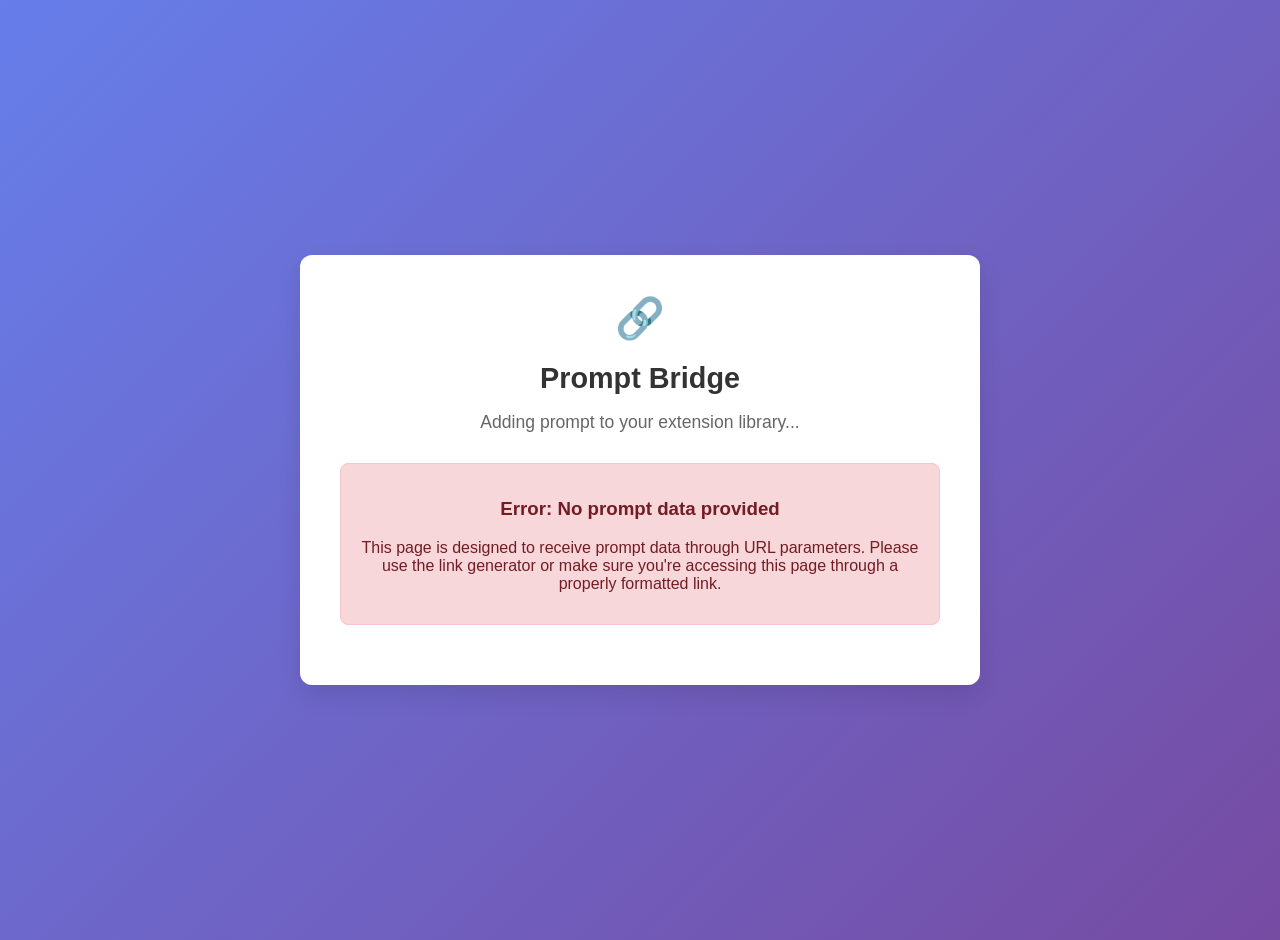
<file: index.html>
<!DOCTYPE html>
<html lang="en">
<head>
    <meta charset="UTF-8">
    <meta name="viewport" content="width=device-width, initial-scale=1.0">
    <title>Prompt Bridge - Add to Extension</title>
    <style>
        body {
            font-family: -apple-system, BlinkMacSystemFont, 'Segoe UI', Roboto, Oxygen, Ubuntu, Cantarell, sans-serif;
            margin: 0;
            padding: 20px;
            background: linear-gradient(135deg, #667eea 0%, #764ba2 100%);
            min-height: 100vh;
            display: flex;
            align-items: center;
            justify-content: center;
        }
        
        .container {
            background: white;
            padding: 40px;
            border-radius: 12px;
            box-shadow: 0 10px 25px rgba(0,0,0,0.1);
            max-width: 600px;
            width: 100%;
            text-align: center;
        }
        
        .logo {
            font-size: 2.5rem;
            margin-bottom: 10px;
            color: #667eea;
        }
        
        .title {
            font-size: 1.8rem;
            color: #333;
            margin-bottom: 10px;
            font-weight: 600;
        }
        
        .subtitle {
            color: #666;
            margin-bottom: 30px;
            font-size: 1.1rem;
        }
        
        .prompt-preview {
            background: #f8f9fa;
            border: 2px dashed #dee2e6;
            border-radius: 8px;
            padding: 20px;
            margin: 20px 0;
            font-family: 'Monaco', 'Menlo', 'Ubuntu Mono', monospace;
            font-size: 0.9rem;
            line-height: 1.4;
            color: #495057;
            white-space: pre-wrap;
            word-wrap: break-word;
            max-height: 200px;
            overflow-y: auto;
        }
        
        .extension-info {
            background: #e7f3ff;
            border: 1px solid #b8daff;
            border-radius: 8px;
            padding: 20px;
            margin: 20px 0;
            text-align: left;
        }
        
        .extension-info h3 {
            margin: 0 0 15px 0;
            color: #0056b3;
            font-size: 1.2rem;
        }
        
        .extension-info p {
            margin: 8px 0;
            color: #495057;
            line-height: 1.5;
        }
        
        .button {
            background: #667eea;
            color: white;
            border: none;
            padding: 15px 30px;
            border-radius: 8px;
            font-size: 1.1rem;
            cursor: pointer;
            transition: all 0.2s ease;
            margin: 10px;
            text-decoration: none;
            display: inline-block;
        }
        
        .button:hover {
            background: #5a6fd8;
            transform: translateY(-1px);
        }
        
        .button.secondary {
            background: #6c757d;
        }
        
        .button.secondary:hover {
            background: #5a6268;
        }
        
        .error {
            background: #f8d7da;
            color: #721c24;
            border: 1px solid #f5c6cb;
            border-radius: 8px;
            padding: 15px;
            margin: 20px 0;
        }
        
        .success {
            background: #d4edda;
            color: #155724;
            border: 1px solid #c3e6cb;
            border-radius: 8px;
            padding: 15px;
            margin: 20px 0;
        }
        
        .loading {
            display: none;
            color: #667eea;
            font-style: italic;
            margin: 10px 0;
        }
        
        .step {
            text-align: left;
            margin: 15px 0;
            padding: 10px;
            background: #f8f9fa;
            border-radius: 6px;
        }
        
        .step-number {
            display: inline-block;
            background: #667eea;
            color: white;
            width: 24px;
            height: 24px;
            border-radius: 50%;
            text-align: center;
            line-height: 24px;
            font-size: 0.9rem;
            margin-right: 10px;
        }
    </style>
</head>
<body>
    <div class="container">
        <div class="logo">🔗</div>
        <h1 class="title">Prompt Bridge</h1>
        <p class="subtitle">Adding prompt to your extension library...</p>
        
        <div id="loading-state" class="loading">
            <p>Processing your prompt...</p>
        </div>
        
        <div id="error-state" class="error" style="display: none;">
            <h3>Error: No prompt data provided</h3>
            <p>This page is designed to receive prompt data through URL parameters. Please use the link generator or make sure you're accessing this page through a properly formatted link.</p>
        </div>
        
        <div id="success-state" style="display: none;">
            <div class="success">
                <h3>✓ Prompt successfully sent to extension!</h3>
                <p>The prompt has been added to your Prompt Suite extension. You can now find it in your extension's side panel.</p>
            </div>
            
            <div class="extension-info">
                <h3>Next Steps:</h3>
                <div class="step">
                    <span class="step-number">1</span>
                    Open your browser's extension panel (usually by clicking the extension icon)
                </div>
                <div class="step">
                    <span class="step-number">2</span>
                    Look for your new prompt in the "Recently Added" section
                </div>
                <div class="step">
                    <span class="step-number">3</span>
                    Organize it into the appropriate folder if needed
                </div>
            </div>
            
            <button class="button" onclick="window.close()">Close Tab</button>
        </div>
        
        <div id="no-extension-state" style="display: none;">
            <div class="error">
                <h3>Extension not found</h3>
                <p>The Prompt Suite extension doesn't appear to be installed or enabled.</p>
            </div>
            
            <div class="extension-info">
                <h3>To install the Prompt Suite Extension:</h3>
                <div class="step">
                    <span class="step-number">1</span>
                    Download the extension from the Chrome Web Store
                </div>
                <div class="step">
                    <span class="step-number">2</span>
                    Make sure it's enabled in your browser extensions
                </div>
                <div class="step">
                    <span class="step-number">3</span>
                    Try this link again after installation
                </div>
            </div>
        </div>
        
        <div id="prompt-preview-container" style="display: none;">
            <h3>Prompt Preview:</h3>
            <div id="prompt-preview" class="prompt-preview"></div>
            <button id="add-to-extension" class="button">Add to Extension</button>
            <button id="cancel-action" class="button secondary" onclick="window.close()">Cancel</button>
        </div>
    </div>

    <script>
        const EXTENSION_ID = "pplllbfbdkhmahpcaaajalgacmhoofai"; // Production extension ID
        
        // Show loading initially
        document.getElementById('loading-state').style.display = 'block';
        
        async function getPromptFromUrl() {
            const urlParams = new URLSearchParams(window.location.search);
            
            // Check for ID-based short URL
            const promptId = urlParams.get('id');
            if (promptId) {
                try {
                    const response = await fetch(`./prompts/${promptId}.json`);
                    if (!response.ok) {
                        console.error(`Prompt file not found: ${promptId}.json`);
                        return null;
                    }
                    return await response.json();
                } catch (error) {
                    console.error('Error loading prompt file:', error);
                    return null;
                }
            }
            
            // Check for base64-encoded prompt data (legacy support)
            const promptData = urlParams.get('prompt');
            if (promptData) {
                try {
                    // Decode base64
                    const decodedData = atob(promptData);
                    return JSON.parse(decodedData);
                } catch (error) {
                    console.error('Error parsing prompt data:', error);
                    return null;
                }
            }
            
            return null;
        }
        
        function showPromptPreview(promptData) {
            document.getElementById('loading-state').style.display = 'none';
            document.getElementById('prompt-preview-container').style.display = 'block';
            
            const preview = document.getElementById('prompt-preview');
            preview.innerHTML = `<strong>Title:</strong> ${promptData.title || 'Untitled'}\n\n<strong>Content:</strong>\n${promptData.body || 'No content'}`;
            
            // Set up the add to extension button
            document.getElementById('add-to-extension').onclick = () => addToExtension(promptData);
        }
        
        function showError() {
            document.getElementById('loading-state').style.display = 'none';
            document.getElementById('error-state').style.display = 'block';
        }
        
        function showNoExtension() {
            document.getElementById('loading-state').style.display = 'none';
            document.getElementById('no-extension-state').style.display = 'block';
        }
        
        function showSuccess() {
            document.getElementById('loading-state').style.display = 'none';
            document.getElementById('prompt-preview-container').style.display = 'none';
            document.getElementById('success-state').style.display = 'block';
            
            // Auto-close after 3 seconds
            setTimeout(() => {
                window.close();
            }, 3000);
        }
        
        async function addToExtension(promptData) {
            try {
                // Try to communicate with the extension
                const response = await chrome.runtime.sendMessage(EXTENSION_ID, {
                    type: 'IMPORT_EXTERNAL_PROMPT',
                    data: {
                        title: promptData.title || 'Imported Prompt',
                        body: promptData.body || '',
                        folderId: null, // Will be added to root
                        tags: promptData.tags || [],
                        source: 'email_bridge'
                    }
                });
                
                if (response && response.success) {
                    showSuccess();
                } else {
                    console.error('Extension communication failed:', response);
                    showNoExtension();
                }
            } catch (error) {
                console.error('Error communicating with extension:', error);
                showNoExtension();
            }
        }
        
        // Check if extension is available and process prompt
        async function initialize() {
            // Small delay to show loading state
            await new Promise(resolve => setTimeout(resolve, 500));
            
            const promptData = await getPromptFromUrl();
            
            if (!promptData) {
                showError();
                return;
            }
            
            // Check if extension is available
            try {
                await chrome.runtime.sendMessage(EXTENSION_ID, { type: 'GET_LIBRARY_DATA' });
                showPromptPreview(promptData);
            } catch (error) {
                console.error('Extension not available:', error);
                showNoExtension();
            }
        }
        
        // Start the process
        initialize();
    </script>
</body>
</html>
</file>
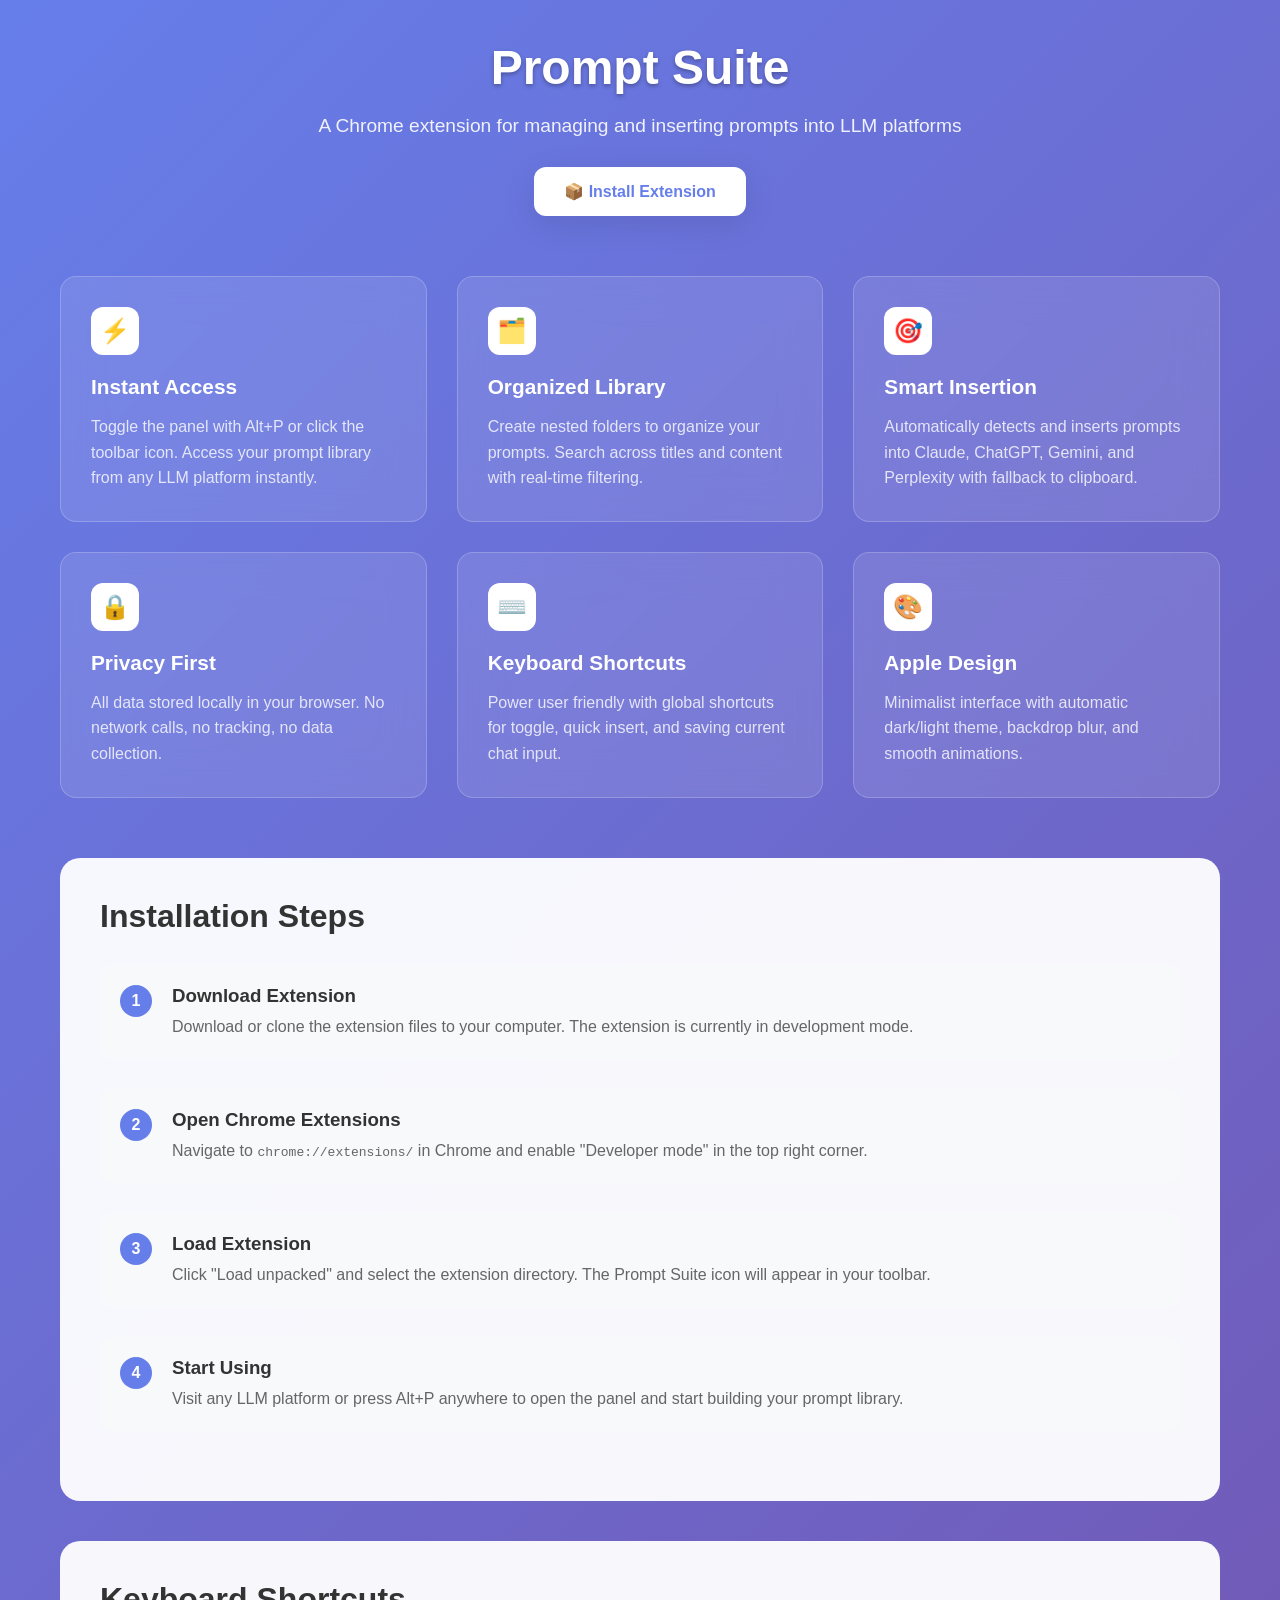
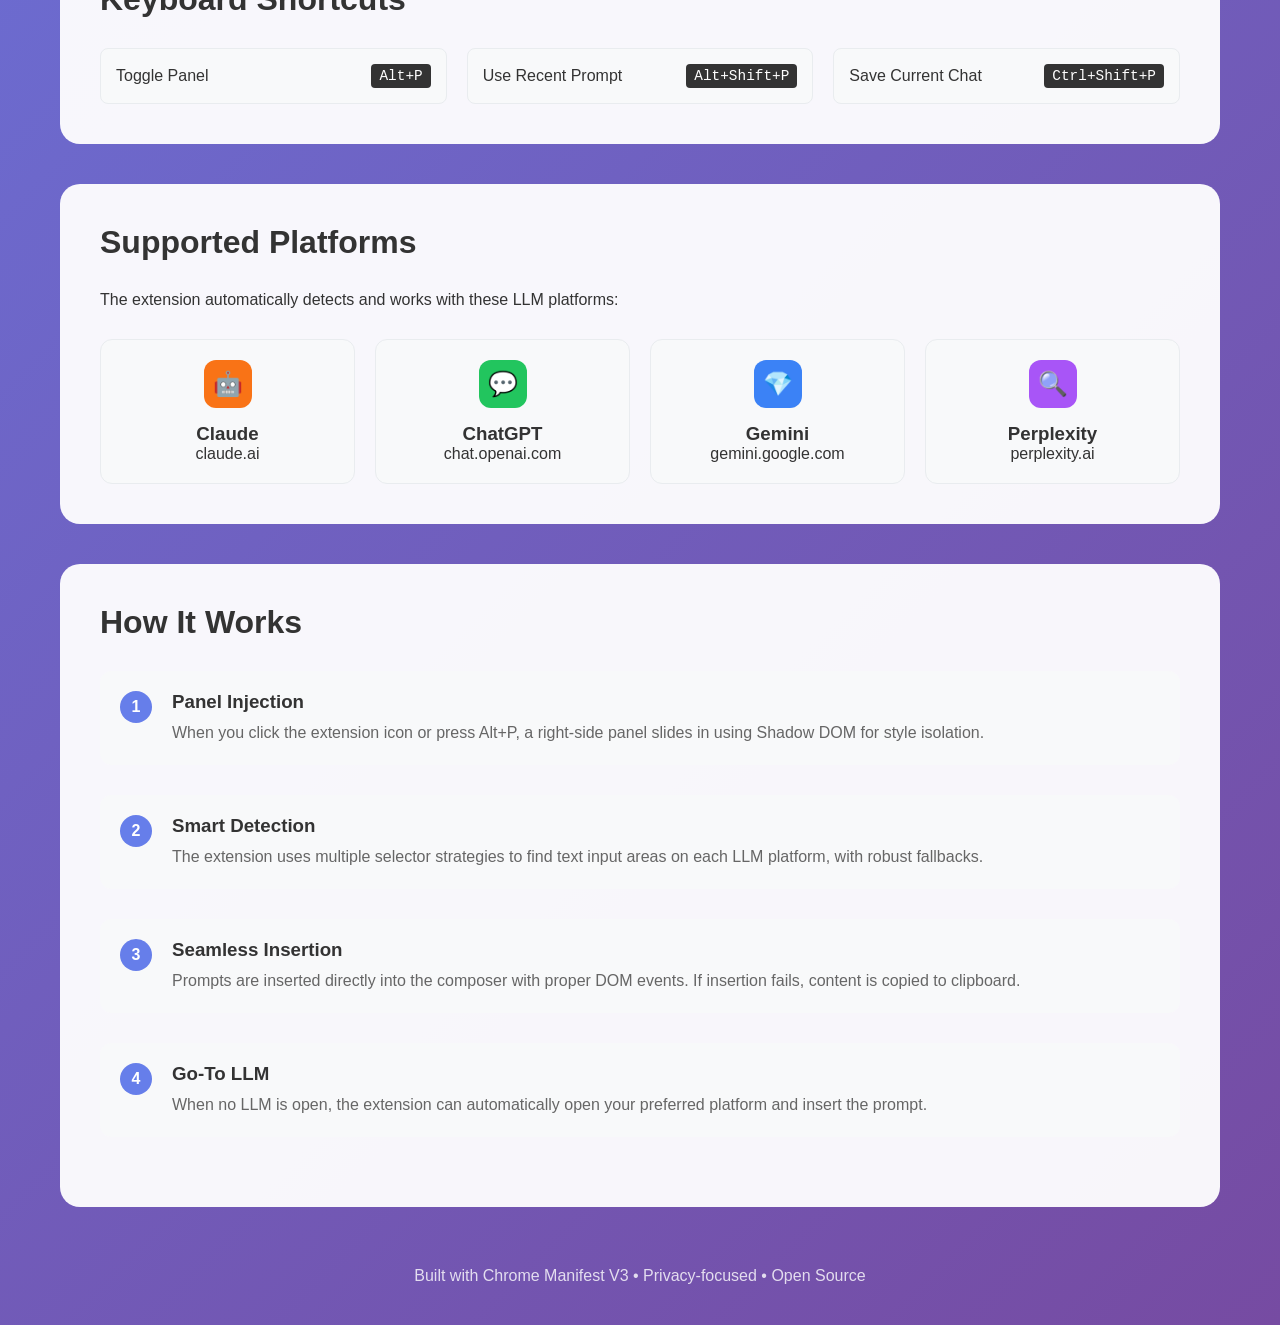
<file: demo/index.html>
<!DOCTYPE html>
<html lang="en">
<head>
    <meta charset="UTF-8">
    <meta name="viewport" content="width=device-width, initial-scale=1.0">
    <title>Prompt Suite Chrome Extension - Demo</title>
    <style>
        * {
            margin: 0;
            padding: 0;
            box-sizing: border-box;
        }
        
        body {
            font-family: -apple-system, BlinkMacSystemFont, 'Segoe UI', Roboto, sans-serif;
            background: linear-gradient(135deg, #667eea 0%, #764ba2 100%);
            min-height: 100vh;
            color: #333;
        }
        
        .container {
            max-width: 1200px;
            margin: 0 auto;
            padding: 40px 20px;
        }
        
        .header {
            text-align: center;
            margin-bottom: 60px;
        }
        
        .header h1 {
            font-size: 3rem;
            font-weight: 700;
            color: white;
            margin-bottom: 20px;
            text-shadow: 0 2px 4px rgba(0,0,0,0.3);
        }
        
        .header p {
            font-size: 1.2rem;
            color: rgba(255,255,255,0.9);
            margin-bottom: 30px;
        }
        
        .install-button {
            display: inline-flex;
            align-items: center;
            gap: 12px;
            background: white;
            color: #667eea;
            padding: 15px 30px;
            border-radius: 12px;
            text-decoration: none;
            font-weight: 600;
            box-shadow: 0 8px 32px rgba(0,0,0,0.1);
            transition: all 0.3s ease;
        }
        
        .install-button:hover {
            transform: translateY(-2px);
            box-shadow: 0 12px 40px rgba(0,0,0,0.15);
        }
        
        .features {
            display: grid;
            grid-template-columns: repeat(auto-fit, minmax(300px, 1fr));
            gap: 30px;
            margin-bottom: 60px;
        }
        
        .feature-card {
            background: rgba(255,255,255,0.1);
            backdrop-filter: blur(20px);
            border-radius: 16px;
            padding: 30px;
            border: 1px solid rgba(255,255,255,0.2);
        }
        
        .feature-icon {
            width: 48px;
            height: 48px;
            background: white;
            border-radius: 12px;
            display: flex;
            align-items: center;
            justify-content: center;
            margin-bottom: 20px;
            font-size: 24px;
        }
        
        .feature-card h3 {
            color: white;
            font-size: 1.3rem;
            margin-bottom: 15px;
        }
        
        .feature-card p {
            color: rgba(255,255,255,0.8);
            line-height: 1.6;
        }
        
        .demo-section {
            background: rgba(255,255,255,0.95);
            border-radius: 20px;
            padding: 40px;
            margin-bottom: 40px;
        }
        
        .demo-section h2 {
            font-size: 2rem;
            margin-bottom: 30px;
            color: #333;
        }
        
        .step {
            display: flex;
            align-items: flex-start;
            margin-bottom: 30px;
            padding: 20px;
            background: #f8f9fa;
            border-radius: 12px;
        }
        
        .step-number {
            width: 32px;
            height: 32px;
            background: #667eea;
            color: white;
            border-radius: 50%;
            display: flex;
            align-items: center;
            justify-content: center;
            font-weight: 600;
            margin-right: 20px;
            flex-shrink: 0;
        }
        
        .step-content h3 {
            margin-bottom: 8px;
            color: #333;
        }
        
        .step-content p {
            color: #666;
            line-height: 1.5;
        }
        
        .keyboard-shortcuts {
            display: grid;
            grid-template-columns: repeat(auto-fit, minmax(250px, 1fr));
            gap: 20px;
        }
        
        .shortcut {
            display: flex;
            justify-content: space-between;
            align-items: center;
            padding: 15px;
            background: #f8f9fa;
            border-radius: 8px;
            border: 1px solid #e9ecef;
        }
        
        .shortcut-key {
            background: #333;
            color: white;
            padding: 4px 8px;
            border-radius: 4px;
            font-family: monospace;
            font-size: 0.9rem;
        }
        
        .platforms {
            display: grid;
            grid-template-columns: repeat(auto-fit, minmax(200px, 1fr));
            gap: 20px;
            margin-top: 30px;
        }
        
        .platform {
            text-align: center;
            padding: 20px;
            background: #f8f9fa;
            border-radius: 12px;
            border: 1px solid #e9ecef;
        }
        
        .platform-icon {
            width: 48px;
            height: 48px;
            margin: 0 auto 15px;
            border-radius: 12px;
            display: flex;
            align-items: center;
            justify-content: center;
            font-size: 24px;
            color: white;
        }
        
        .claude { background: #f97316; }
        .chatgpt { background: #22c55e; }
        .gemini { background: #3b82f6; }
        .perplexity { background: #a855f7; }
        
        .footer {
            text-align: center;
            color: rgba(255,255,255,0.8);
            margin-top: 60px;
        }
        
        @media (max-width: 768px) {
            .header h1 {
                font-size: 2rem;
            }
            
            .container {
                padding: 20px 15px;
            }
            
            .demo-section {
                padding: 25px;
            }
            
            .step {
                flex-direction: column;
                text-align: center;
            }
            
            .step-number {
                margin-right: 0;
                margin-bottom: 15px;
            }
        }
    </style>
</head>
<body>
    <div class="container">
        <div class="header">
            <h1>Prompt Suite</h1>
            <p>A Chrome extension for managing and inserting prompts into LLM platforms</p>
            <a href="#installation" class="install-button">
                📦 Install Extension
            </a>
        </div>

        <div class="features">
            <div class="feature-card">
                <div class="feature-icon">⚡</div>
                <h3>Instant Access</h3>
                <p>Toggle the panel with Alt+P or click the toolbar icon. Access your prompt library from any LLM platform instantly.</p>
            </div>
            
            <div class="feature-card">
                <div class="feature-icon">🗂️</div>
                <h3>Organized Library</h3>
                <p>Create nested folders to organize your prompts. Search across titles and content with real-time filtering.</p>
            </div>
            
            <div class="feature-card">
                <div class="feature-icon">🎯</div>
                <h3>Smart Insertion</h3>
                <p>Automatically detects and inserts prompts into Claude, ChatGPT, Gemini, and Perplexity with fallback to clipboard.</p>
            </div>
            
            <div class="feature-card">
                <div class="feature-icon">🔒</div>
                <h3>Privacy First</h3>
                <p>All data stored locally in your browser. No network calls, no tracking, no data collection.</p>
            </div>
            
            <div class="feature-card">
                <div class="feature-icon">⌨️</div>
                <h3>Keyboard Shortcuts</h3>
                <p>Power user friendly with global shortcuts for toggle, quick insert, and saving current chat input.</p>
            </div>
            
            <div class="feature-card">
                <div class="feature-icon">🎨</div>
                <h3>Apple Design</h3>
                <p>Minimalist interface with automatic dark/light theme, backdrop blur, and smooth animations.</p>
            </div>
        </div>

        <div class="demo-section">
            <h2 id="installation">Installation Steps</h2>
            
            <div class="step">
                <div class="step-number">1</div>
                <div class="step-content">
                    <h3>Download Extension</h3>
                    <p>Download or clone the extension files to your computer. The extension is currently in development mode.</p>
                </div>
            </div>
            
            <div class="step">
                <div class="step-number">2</div>
                <div class="step-content">
                    <h3>Open Chrome Extensions</h3>
                    <p>Navigate to <code>chrome://extensions/</code> in Chrome and enable "Developer mode" in the top right corner.</p>
                </div>
            </div>
            
            <div class="step">
                <div class="step-number">3</div>
                <div class="step-content">
                    <h3>Load Extension</h3>
                    <p>Click "Load unpacked" and select the extension directory. The Prompt Suite icon will appear in your toolbar.</p>
                </div>
            </div>
            
            <div class="step">
                <div class="step-number">4</div>
                <div class="step-content">
                    <h3>Start Using</h3>
                    <p>Visit any LLM platform or press Alt+P anywhere to open the panel and start building your prompt library.</p>
                </div>
            </div>
        </div>

        <div class="demo-section">
            <h2>Keyboard Shortcuts</h2>
            <div class="keyboard-shortcuts">
                <div class="shortcut">
                    <span>Toggle Panel</span>
                    <span class="shortcut-key">Alt+P</span>
                </div>
                <div class="shortcut">
                    <span>Use Recent Prompt</span>
                    <span class="shortcut-key">Alt+Shift+P</span>
                </div>
                <div class="shortcut">
                    <span>Save Current Chat</span>
                    <span class="shortcut-key">Ctrl+Shift+P</span>
                </div>
            </div>
        </div>

        <div class="demo-section">
            <h2>Supported Platforms</h2>
            <p>The extension automatically detects and works with these LLM platforms:</p>
            
            <div class="platforms">
                <div class="platform">
                    <div class="platform-icon claude">🤖</div>
                    <h3>Claude</h3>
                    <p>claude.ai</p>
                </div>
                
                <div class="platform">
                    <div class="platform-icon chatgpt">💬</div>
                    <h3>ChatGPT</h3>
                    <p>chat.openai.com</p>
                </div>
                
                <div class="platform">
                    <div class="platform-icon gemini">💎</div>
                    <h3>Gemini</h3>
                    <p>gemini.google.com</p>
                </div>
                
                <div class="platform">
                    <div class="platform-icon perplexity">🔍</div>
                    <h3>Perplexity</h3>
                    <p>perplexity.ai</p>
                </div>
            </div>
        </div>

        <div class="demo-section">
            <h2>How It Works</h2>
            
            <div class="step">
                <div class="step-number">1</div>
                <div class="step-content">
                    <h3>Panel Injection</h3>
                    <p>When you click the extension icon or press Alt+P, a right-side panel slides in using Shadow DOM for style isolation.</p>
                </div>
            </div>
            
            <div class="step">
                <div class="step-number">2</div>
                <div class="step-content">
                    <h3>Smart Detection</h3>
                    <p>The extension uses multiple selector strategies to find text input areas on each LLM platform, with robust fallbacks.</p>
                </div>
            </div>
            
            <div class="step">
                <div class="step-number">3</div>
                <div class="step-content">
                    <h3>Seamless Insertion</h3>
                    <p>Prompts are inserted directly into the composer with proper DOM events. If insertion fails, content is copied to clipboard.</p>
                </div>
            </div>
            
            <div class="step">
                <div class="step-number">4</div>
                <div class="step-content">
                    <h3>Go-To LLM</h3>
                    <p>When no LLM is open, the extension can automatically open your preferred platform and insert the prompt.</p>
                </div>
            </div>
        </div>

        <div class="footer">
            <p>Built with Chrome Manifest V3 • Privacy-focused • Open Source</p>
        </div>
    </div>
</body>
</html>
</file>
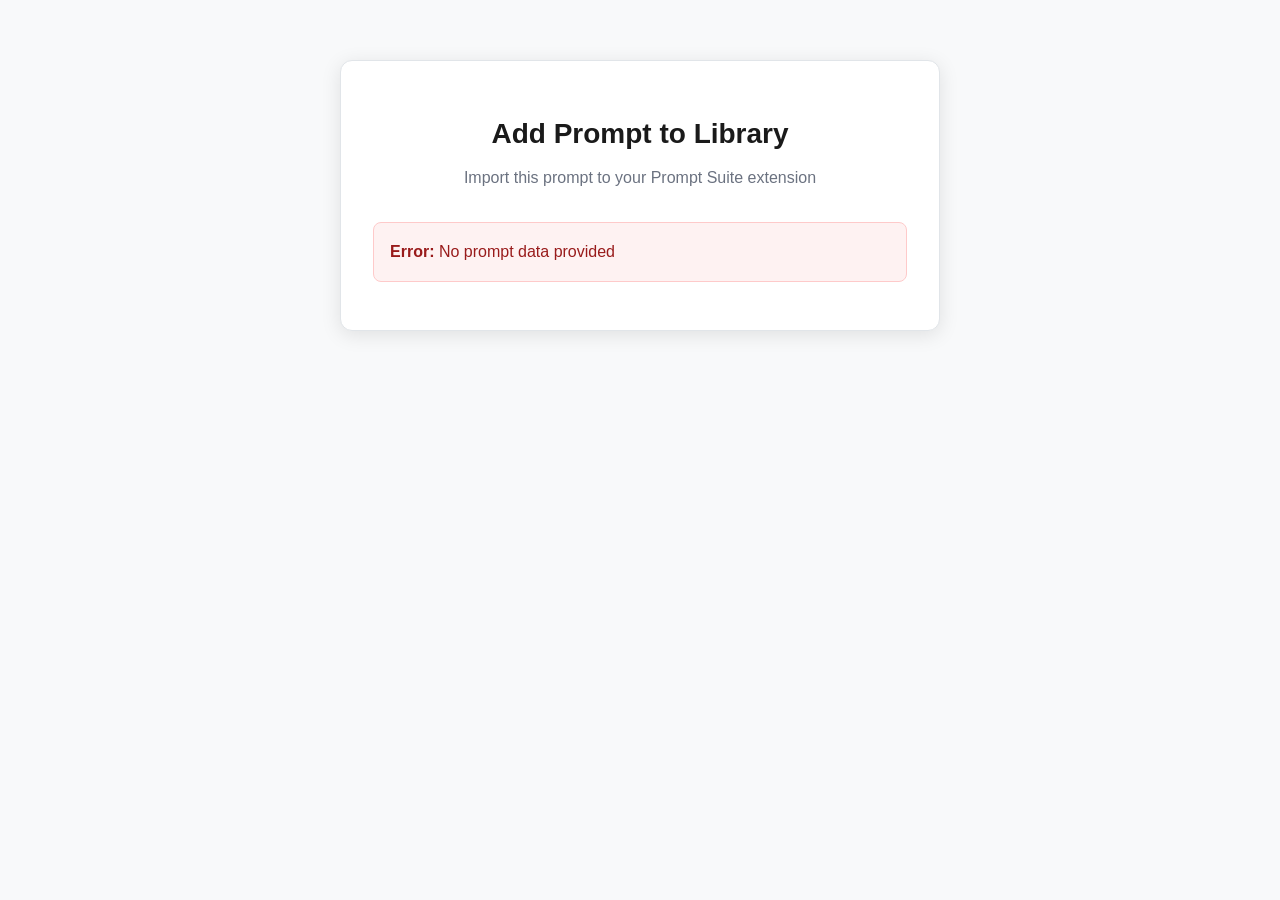
<file: prompt-bridge/index.html>
<!doctype html>
<html lang="en">
    <head>
        <meta charset="UTF-8" />
        <meta name="viewport" content="width=device-width, initial-scale=1.0" />
        <title>Add Prompt to Library</title>
        <style>
            body {
                font-family:
                    -apple-system, BlinkMacSystemFont, "Segoe UI", Roboto,
                    sans-serif;
                max-width: 600px;
                margin: 40px auto;
                padding: 20px;
                line-height: 1.6;
                color: #333;
                background-color: #f8f9fa;
            }

            .card {
                background: white;
                border-radius: 12px;
                padding: 32px;
                box-shadow: 0 4px 20px rgba(0, 0, 0, 0.1);
                border: 1px solid #e1e5e9;
            }

            .header {
                text-align: center;
                margin-bottom: 32px;
            }

            .header h1 {
                color: #1a1a1a;
                font-size: 28px;
                font-weight: 600;
                margin-bottom: 8px;
            }

            .header p {
                color: #6b7280;
                font-size: 16px;
                margin: 0;
            }

            .prompt-preview {
                background: #f8f9ff;
                border: 1px solid #e2e8f0;
                border-radius: 8px;
                padding: 20px;
                margin-bottom: 24px;
            }

            .prompt-title {
                font-size: 18px;
                font-weight: 600;
                color: #1a1a1a;
                margin-bottom: 12px;
            }

            .prompt-body {
                color: #4a5568;
                white-space: pre-wrap;
                max-height: 200px;
                overflow-y: auto;
                background: white;
                padding: 16px;
                border-radius: 6px;
                border: 1px solid #e2e8f0;
            }

            .action-button {
                width: 100%;
                background: #3b82f6;
                color: white;
                border: none;
                padding: 16px 24px;
                border-radius: 8px;
                font-size: 16px;
                font-weight: 600;
                cursor: pointer;
                transition: all 0.2s;
                margin-bottom: 16px;
            }

            .action-button:hover {
                background: #2563eb;
                transform: translateY(-1px);
            }

            .action-button:disabled {
                background: #9ca3af;
                cursor: not-allowed;
                transform: none;
            }

            .status-message {
                padding: 16px;
                border-radius: 8px;
                margin-bottom: 16px;
                font-weight: 500;
            }

            .status-success {
                background: #dcfce7;
                border: 1px solid #bbf7d0;
                color: #166534;
            }

            .status-error {
                background: #fef2f2;
                border: 1px solid #fecaca;
                color: #991b1b;
            }

            .status-info {
                background: #eff6ff;
                border: 1px solid #bfdbfe;
                color: #1e40af;
            }

            .install-section {
                text-align: center;
                padding: 24px;
                background: #f1f5f9;
                border-radius: 8px;
                margin-top: 24px;
            }

            .install-button {
                background: #059669;
                color: white;
                text-decoration: none;
                padding: 12px 24px;
                border-radius: 6px;
                font-weight: 600;
                display: inline-block;
                transition: background 0.2s;
            }

            .install-button:hover {
                background: #047857;
            }

            .copy-section {
                margin-top: 24px;
                padding: 20px;
                background: #f8f9fa;
                border-radius: 8px;
                border: 1px solid #dee2e6;
            }

            .copy-button {
                background: #6b7280;
                color: white;
                border: none;
                padding: 8px 16px;
                border-radius: 4px;
                font-size: 14px;
                cursor: pointer;
                margin-top: 8px;
            }

            .copy-button:hover {
                background: #4b5563;
            }

            @media (max-width: 640px) {
                body {
                    margin: 20px auto;
                    padding: 16px;
                }

                .card {
                    padding: 24px;
                }

                .header h1 {
                    font-size: 24px;
                }
            }
        </style>
    </head>
    <body>
        <div class="card">
            <div class="header">
                <h1>Add Prompt to Library</h1>
                <p>Import this prompt to your Prompt Suite extension</p>
            </div>

            <div id="loading" class="status-message status-info">
                Loading prompt data...
            </div>

            <div
                id="error"
                class="status-message status-error"
                style="display: none"
            >
                <strong>Error:</strong> <span id="error-message"></span>
            </div>

            <div
                id="success"
                class="status-message status-success"
                style="display: none"
            >
                <strong>Success!</strong> Prompt added to your library.
            </div>

            <div id="prompt-container" style="display: none">
                <div class="prompt-preview">
                    <div class="prompt-title" id="prompt-title"></div>
                    <div class="prompt-body" id="prompt-body"></div>
                </div>

                <button id="add-button" class="action-button">
                    Add to My Library
                </button>
            </div>

            <div id="extension-not-found" style="display: none">
                <div class="install-section">
                    <h3>Prompt Suite Extension Required</h3>
                    <p>
                        You need to install the Prompt Suite extension first.
                    </p>
                    <a
                        href="https://chrome.google.com/webstore/detail/prompt-library-overlay/pplllbfbdkhmahpcaaajalgacmhoofai"
                        class="install-button"
                        target="_blank"
                    >
                        Install Extension
                    </a>
                </div>

                <div class="copy-section">
                    <h4>Manual Import Option</h4>
                    <p>
                        If you have the extension installed, you can copy this
                        data and import it manually:
                    </p>
                    <textarea
                        id="manual-data"
                        readonly
                        style="
                            width: 100%;
                            height: 100px;
                            margin-top: 8px;
                            padding: 8px;
                            border: 1px solid #ccc;
                            border-radius: 4px;
                        "
                    ></textarea>
                    <button id="copy-button" class="copy-button">
                        Copy to Clipboard
                    </button>
                </div>
            </div>
        </div>

        <script>
            // Extension ID - replace with your actual extension ID
            const EXTENSION_ID = "pplllbfbdkhmahpcaaajalgacmhoofai";

            let promptData = null;

            // Parse URL parameters
            function getUrlParams() {
                const params = new URLSearchParams(window.location.search);
                return {
                    prompt: params.get("prompt"),
                    title: params.get("title") || "Imported Prompt",
                    body: params.get("body"),
                    folder: params.get("folder") || null,
                };
            }

            // Decode base64 URL-safe data
            function decodeBase64Url(str) {
                try {
                    // Replace URL-safe characters
                    str = str.replace(/-/g, "+").replace(/_/g, "/");
                    // Add padding if needed
                    while (str.length % 4) {
                        str += "=";
                    }
                    return atob(str);
                } catch (error) {
                    throw new Error("Invalid data encoding");
                }
            }

            // Show error message
            function showError(message) {
                document.getElementById("loading").style.display = "none";
                document.getElementById("error").style.display = "block";
                document.getElementById("error-message").textContent = message;
            }

            // Show success message
            function showSuccess() {
                document.getElementById("prompt-container").style.display =
                    "none";
                document.getElementById("success").style.display = "block";
            }

            // Check if extension is installed
            async function checkExtensionInstalled() {
                return new Promise((resolve) => {
                    try {
                        chrome.runtime.sendMessage(
                            EXTENSION_ID,
                            { type: "PING" },
                            (response) => {
                                if (chrome.runtime.lastError) {
                                    resolve(false);
                                } else {
                                    resolve(response && response.success);
                                }
                            },
                        );
                    } catch (error) {
                        resolve(false);
                    }

                    // Timeout after 2 seconds
                    setTimeout(() => resolve(false), 2000);
                });
            }

            // Send prompt to extension
            async function sendToExtension(promptData) {
                return new Promise((resolve, reject) => {
                    chrome.runtime.sendMessage(
                        EXTENSION_ID,
                        {
                            type: "IMPORT_EXTERNAL_PROMPT",
                            data: promptData,
                        },
                        (response) => {
                            if (chrome.runtime.lastError) {
                                reject(
                                    new Error(chrome.runtime.lastError.message),
                                );
                            } else if (response && response.success) {
                                resolve(response);
                            } else {
                                reject(
                                    new Error(
                                        response?.error || "Import failed",
                                    ),
                                );
                            }
                        },
                    );
                });
            }

            // Copy to clipboard
            function copyToClipboard(text) {
                navigator.clipboard.writeText(text).then(() => {
                    const button = document.getElementById("copy-button");
                    const originalText = button.textContent;
                    button.textContent = "Copied!";
                    setTimeout(() => {
                        button.textContent = originalText;
                    }, 2000);
                });
            }

            // Initialize page
            async function init() {
                const params = getUrlParams();

                try {
                    // Parse prompt data
                    if (params.prompt) {
                        // Decode base64 encoded prompt data
                        const decodedData = decodeBase64Url(params.prompt);
                        promptData = JSON.parse(decodedData);
                    } else if (params.body) {
                        // Direct parameters
                        promptData = {
                            title: params.title,
                            body: params.body,
                            folderId: params.folder,
                        };
                    } else {
                        throw new Error("No prompt data provided");
                    }

                    // Validate prompt data
                    if (!promptData.title || !promptData.body) {
                        throw new Error(
                            "Invalid prompt data - missing title or body",
                        );
                    }

                    // Display prompt preview
                    document.getElementById("prompt-title").textContent =
                        promptData.title;
                    document.getElementById("prompt-body").textContent =
                        promptData.body;
                    document.getElementById("manual-data").value =
                        JSON.stringify(promptData, null, 2);

                    document.getElementById("loading").style.display = "none";
                    document.getElementById("prompt-container").style.display =
                        "block";

                    // Check if extension is installed
                    const extensionInstalled = await checkExtensionInstalled();

                    if (!extensionInstalled) {
                        document.getElementById("add-button").style.display =
                            "none";
                        document.getElementById(
                            "extension-not-found",
                        ).style.display = "block";
                        return;
                    }

                    // Set up add button
                    document
                        .getElementById("add-button")
                        .addEventListener("click", async () => {
                            const button =
                                document.getElementById("add-button");
                            button.disabled = true;
                            button.textContent = "Adding...";

                            try {
                                await sendToExtension(promptData);
                                showSuccess();
                            } catch (error) {
                                showError(
                                    `Failed to add prompt: ${error.message}`,
                                );
                                button.disabled = false;
                                button.textContent = "Add to My Library";
                            }
                        });
                } catch (error) {
                    showError(error.message);
                }
            }

            // Set up copy button
            document
                .getElementById("copy-button")
                .addEventListener("click", () => {
                    const data = document.getElementById("manual-data").value;
                    copyToClipboard(data);
                });

            // Start initialization
            init();
        </script>
    </body>
</html>
</file>
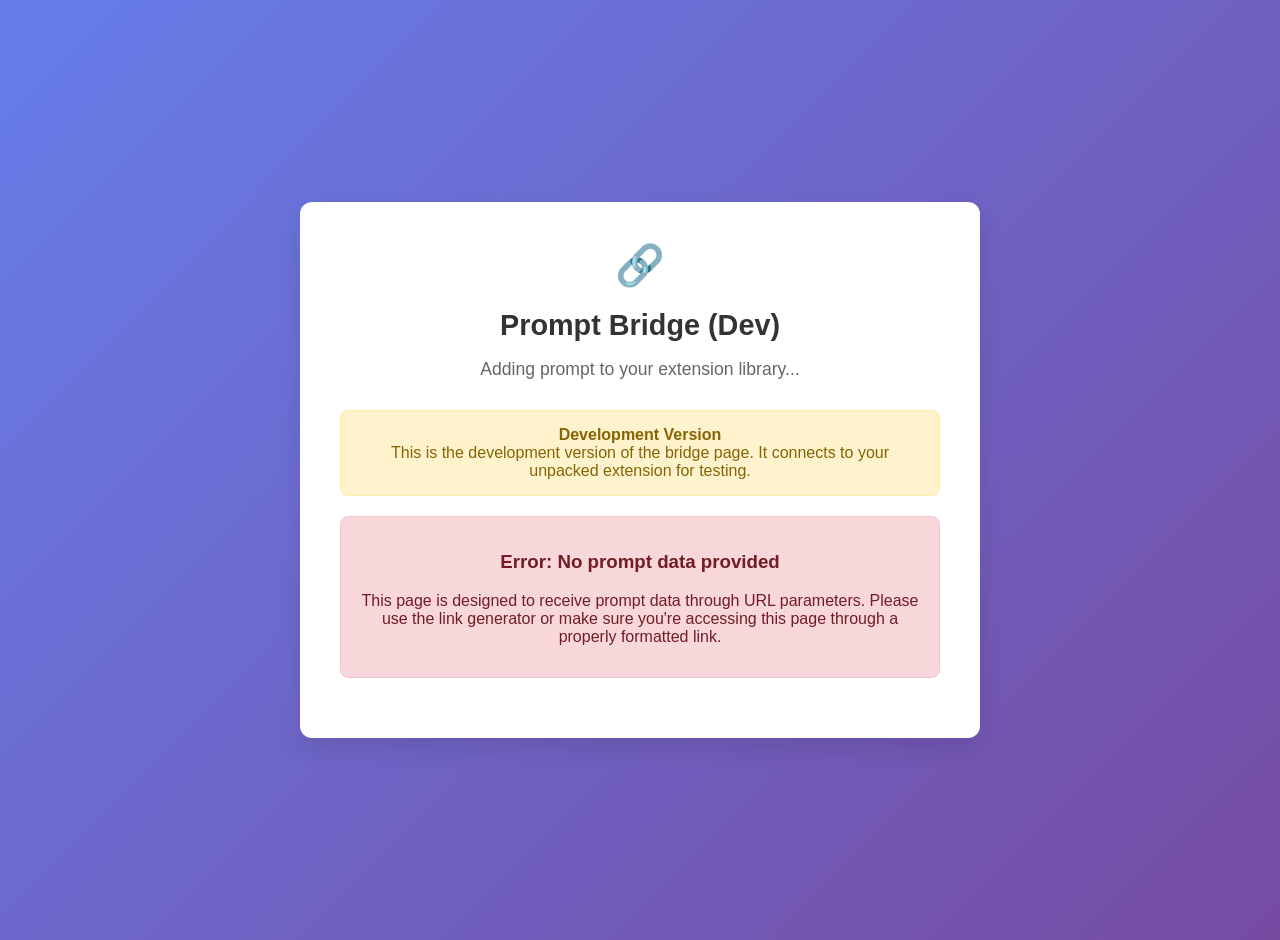
<file: index-dev.html>
<!DOCTYPE html>
<html lang="en">
<head>
    <meta charset="UTF-8">
    <meta name="viewport" content="width=device-width, initial-scale=1.0">
    <title>Prompt Bridge - Add to Extension (Dev)</title>
    <style>
        body {
            font-family: -apple-system, BlinkMacSystemFont, 'Segoe UI', Roboto, Oxygen, Ubuntu, Cantarell, sans-serif;
            margin: 0;
            padding: 20px;
            background: linear-gradient(135deg, #667eea 0%, #764ba2 100%);
            min-height: 100vh;
            display: flex;
            align-items: center;
            justify-content: center;
        }
        
        .container {
            background: white;
            padding: 40px;
            border-radius: 12px;
            box-shadow: 0 10px 25px rgba(0,0,0,0.1);
            max-width: 600px;
            width: 100%;
            text-align: center;
        }
        
        .logo {
            font-size: 2.5rem;
            margin-bottom: 10px;
            color: #667eea;
        }
        
        .title {
            font-size: 1.8rem;
            color: #333;
            margin-bottom: 10px;
            font-weight: 600;
        }
        
        .subtitle {
            color: #666;
            margin-bottom: 30px;
            font-size: 1.1rem;
        }
        
        .dev-notice {
            background: #fff3cd;
            border: 1px solid #ffeaa7;
            border-radius: 8px;
            padding: 15px;
            margin: 20px 0;
            color: #856404;
        }
        
        .prompt-preview {
            background: #f8f9fa;
            border: 2px dashed #dee2e6;
            border-radius: 8px;
            padding: 20px;
            margin: 20px 0;
            font-family: 'Monaco', 'Menlo', 'Ubuntu Mono', monospace;
            font-size: 0.9rem;
            line-height: 1.4;
            color: #495057;
            white-space: pre-wrap;
            word-wrap: break-word;
            max-height: 200px;
            overflow-y: auto;
        }
        
        .extension-info {
            background: #e7f3ff;
            border: 1px solid #b8daff;
            border-radius: 8px;
            padding: 20px;
            margin: 20px 0;
            text-align: left;
        }
        
        .extension-info h3 {
            margin: 0 0 15px 0;
            color: #0056b3;
            font-size: 1.2rem;
        }
        
        .extension-info p {
            margin: 8px 0;
            color: #495057;
            line-height: 1.5;
        }
        
        .button {
            background: #667eea;
            color: white;
            border: none;
            padding: 15px 30px;
            border-radius: 8px;
            font-size: 1.1rem;
            cursor: pointer;
            transition: all 0.2s ease;
            margin: 10px;
            text-decoration: none;
            display: inline-block;
        }
        
        .button:hover {
            background: #5a6fd8;
            transform: translateY(-1px);
        }
        
        .button.secondary {
            background: #6c757d;
        }
        
        .button.secondary:hover {
            background: #5a6268;
        }
        
        .error {
            background: #f8d7da;
            color: #721c24;
            border: 1px solid #f5c6cb;
            border-radius: 8px;
            padding: 15px;
            margin: 20px 0;
        }
        
        .success {
            background: #d4edda;
            color: #155724;
            border: 1px solid #c3e6cb;
            border-radius: 8px;
            padding: 15px;
            margin: 20px 0;
        }
        
        .loading {
            display: none;
            color: #667eea;
            font-style: italic;
            margin: 10px 0;
        }
        
        .step {
            text-align: left;
            margin: 15px 0;
            padding: 10px;
            background: #f8f9fa;
            border-radius: 6px;
        }
        
        .step-number {
            display: inline-block;
            background: #667eea;
            color: white;
            width: 24px;
            height: 24px;
            border-radius: 50%;
            text-align: center;
            line-height: 24px;
            font-size: 0.9rem;
            margin-right: 10px;
        }
    </style>
</head>
<body>
    <div class="container">
        <div class="logo">🔗</div>
        <h1 class="title">Prompt Bridge (Dev)</h1>
        <p class="subtitle">Adding prompt to your extension library...</p>
        
        <div class="dev-notice">
            <strong>Development Version</strong><br>
            This is the development version of the bridge page. It connects to your unpacked extension for testing.
        </div>
        
        <div id="loading-state" class="loading">
            <p>Processing your prompt...</p>
        </div>
        
        <div id="error-state" class="error" style="display: none;">
            <h3>Error: No prompt data provided</h3>
            <p>This page is designed to receive prompt data through URL parameters. Please use the link generator or make sure you're accessing this page through a properly formatted link.</p>
        </div>
        
        <div id="success-state" style="display: none;">
            <div class="success">
                <h3>✓ Prompt successfully sent to extension!</h3>
                <p>The prompt has been added to your Prompt Suite extension. You can now find it in your extension's side panel.</p>
            </div>
            
            <div class="extension-info">
                <h3>Next Steps:</h3>
                <div class="step">
                    <span class="step-number">1</span>
                    Open your browser's extension panel (usually by clicking the extension icon)
                </div>
                <div class="step">
                    <span class="step-number">2</span>
                    Look for your new prompt in the "Recently Added" section
                </div>
                <div class="step">
                    <span class="step-number">3</span>
                    Organize it into the appropriate folder if needed
                </div>
            </div>
            
            <button class="button" onclick="window.close()">Close Tab</button>
        </div>
        
        <div id="no-extension-state" style="display: none;">
            <div class="error">
                <h3>Extension not found</h3>
                <p>The Prompt Suite extension doesn't appear to be installed or enabled.</p>
            </div>
            
            <div class="extension-info">
                <h3>For Development:</h3>
                <div class="step">
                    <span class="step-number">1</span>
                    Make sure your unpacked extension is loaded in Chrome
                </div>
                <div class="step">
                    <span class="step-number">2</span>
                    Check that the extension ID matches in this bridge page
                </div>
                <div class="step">
                    <span class="step-number">3</span>
                    Verify the extension has externally_connectable permissions
                </div>
            </div>
        </div>
        
        <div id="prompt-preview-container" style="display: none;">
            <h3>Prompt Preview:</h3>
            <div id="prompt-preview" class="prompt-preview"></div>
            <button id="add-to-extension" class="button">Add to Extension</button>
            <button id="cancel-action" class="button secondary" onclick="window.close()">Cancel</button>
        </div>
    </div>

    <script>
        const EXTENSION_ID = "lonoagbmfindfckmbalijmnpdjdapiod"; // Your unpacked extension ID
        
        // Show loading initially
        document.getElementById('loading-state').style.display = 'block';
        
        async function getPromptFromUrl() {
            const urlParams = new URLSearchParams(window.location.search);
            
            // Check for ID-based short URL
            const promptId = urlParams.get('id');
            if (promptId) {
                try {
                    const response = await fetch(`./prompts/${promptId}.json`);
                    if (!response.ok) {
                        console.error(`Prompt file not found: ${promptId}.json`);
                        return null;
                    }
                    return await response.json();
                } catch (error) {
                    console.error('Error loading prompt file:', error);
                    return null;
                }
            }
            
            // Check for base64-encoded prompt data (legacy support)
            const promptData = urlParams.get('prompt');
            if (promptData) {
                try {
                    // Decode base64
                    const decodedData = atob(promptData);
                    return JSON.parse(decodedData);
                } catch (error) {
                    console.error('Error parsing prompt data:', error);
                    return null;
                }
            }
            
            return null;
        }
        
        function showPromptPreview(promptData) {
            document.getElementById('loading-state').style.display = 'none';
            document.getElementById('prompt-preview-container').style.display = 'block';
            
            const preview = document.getElementById('prompt-preview');
            preview.innerHTML = `<strong>Title:</strong> ${promptData.title || 'Untitled'}\n\n<strong>Content:</strong>\n${promptData.body || 'No content'}`;
            
            // Set up the add to extension button
            document.getElementById('add-to-extension').onclick = () => addToExtension(promptData);
        }
        
        function showError() {
            document.getElementById('loading-state').style.display = 'none';
            document.getElementById('error-state').style.display = 'block';
        }
        
        function showNoExtension() {
            document.getElementById('loading-state').style.display = 'none';
            document.getElementById('no-extension-state').style.display = 'block';
        }
        
        function showSuccess() {
            document.getElementById('loading-state').style.display = 'none';
            document.getElementById('prompt-preview-container').style.display = 'none';
            document.getElementById('success-state').style.display = 'block';
            
            // Auto-close after 3 seconds
            setTimeout(() => {
                window.close();
            }, 3000);
        }
        
        async function addToExtension(promptData) {
            try {
                // Try to communicate with the extension
                const response = await chrome.runtime.sendMessage(EXTENSION_ID, {
                    type: 'IMPORT_EXTERNAL_PROMPT',
                    data: {
                        title: promptData.title || 'Imported Prompt',
                        body: promptData.body || '',
                        folderId: null, // Will be added to root
                        tags: promptData.tags || [],
                        source: 'email_bridge'
                    }
                });
                
                if (response && response.success) {
                    showSuccess();
                } else {
                    console.error('Extension communication failed:', response);
                    showNoExtension();
                }
            } catch (error) {
                console.error('Error communicating with extension:', error);
                showNoExtension();
            }
        }
        
        // Check if extension is available and process prompt
        async function initialize() {
            // Small delay to show loading state
            await new Promise(resolve => setTimeout(resolve, 500));
            
            const promptData = await getPromptFromUrl();
            
            if (!promptData) {
                showError();
                return;
            }
            
            // Check if extension is available
            try {
                await chrome.runtime.sendMessage(EXTENSION_ID, { type: 'GET_LIBRARY_DATA' });
                showPromptPreview(promptData);
            } catch (error) {
                console.error('Extension not available:', error);
                showNoExtension();
            }
        }
        
        // Start the process
        initialize();
    </script>
</body>
</html>
</file>
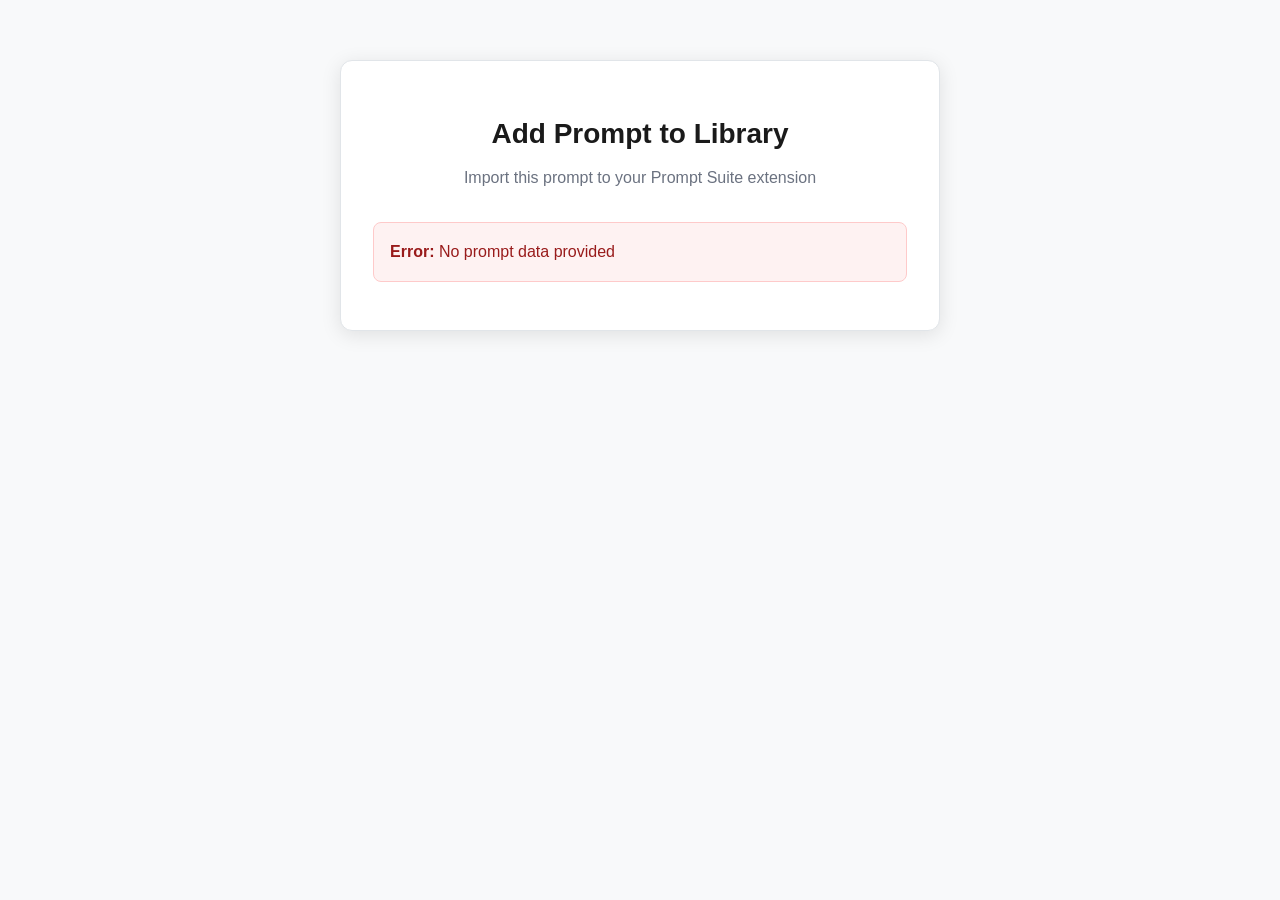
<file: prompt-bridge/index-dev.html>
<!doctype html>
<html lang="en">
    <head>
        <meta charset="UTF-8" />
        <meta name="viewport" content="width=device-width, initial-scale=1.0" />
        <title>Add Prompt to Library</title>
        <style>
            body {
                font-family:
                    -apple-system, BlinkMacSystemFont, "Segoe UI", Roboto,
                    sans-serif;
                max-width: 600px;
                margin: 40px auto;
                padding: 20px;
                line-height: 1.6;
                color: #333;
                background-color: #f8f9fa;
            }

            .card {
                background: white;
                border-radius: 12px;
                padding: 32px;
                box-shadow: 0 4px 20px rgba(0, 0, 0, 0.1);
                border: 1px solid #e1e5e9;
            }

            .header {
                text-align: center;
                margin-bottom: 32px;
            }

            .header h1 {
                color: #1a1a1a;
                font-size: 28px;
                font-weight: 600;
                margin-bottom: 8px;
            }

            .header p {
                color: #6b7280;
                font-size: 16px;
                margin: 0;
            }

            .prompt-preview {
                background: #f8f9ff;
                border: 1px solid #e2e8f0;
                border-radius: 8px;
                padding: 20px;
                margin-bottom: 24px;
            }

            .prompt-title {
                font-size: 18px;
                font-weight: 600;
                color: #1a1a1a;
                margin-bottom: 12px;
            }

            .prompt-body {
                color: #4a5568;
                white-space: pre-wrap;
                max-height: 200px;
                overflow-y: auto;
                background: white;
                padding: 16px;
                border-radius: 6px;
                border: 1px solid #e2e8f0;
            }

            .action-button {
                width: 100%;
                background: #3b82f6;
                color: white;
                border: none;
                padding: 16px 24px;
                border-radius: 8px;
                font-size: 16px;
                font-weight: 600;
                cursor: pointer;
                transition: all 0.2s;
                margin-bottom: 16px;
            }

            .action-button:hover {
                background: #2563eb;
                transform: translateY(-1px);
            }

            .action-button:disabled {
                background: #9ca3af;
                cursor: not-allowed;
                transform: none;
            }

            .status-message {
                padding: 16px;
                border-radius: 8px;
                margin-bottom: 16px;
                font-weight: 500;
            }

            .status-success {
                background: #dcfce7;
                border: 1px solid #bbf7d0;
                color: #166534;
            }

            .status-error {
                background: #fef2f2;
                border: 1px solid #fecaca;
                color: #991b1b;
            }

            .status-info {
                background: #eff6ff;
                border: 1px solid #bfdbfe;
                color: #1e40af;
            }

            .install-section {
                text-align: center;
                padding: 24px;
                background: #f1f5f9;
                border-radius: 8px;
                margin-top: 24px;
            }

            .install-button {
                background: #059669;
                color: white;
                text-decoration: none;
                padding: 12px 24px;
                border-radius: 6px;
                font-weight: 600;
                display: inline-block;
                transition: background 0.2s;
            }

            .install-button:hover {
                background: #047857;
            }

            .copy-section {
                margin-top: 24px;
                padding: 20px;
                background: #f8f9fa;
                border-radius: 8px;
                border: 1px solid #dee2e6;
            }

            .copy-button {
                background: #6b7280;
                color: white;
                border: none;
                padding: 8px 16px;
                border-radius: 4px;
                font-size: 14px;
                cursor: pointer;
                margin-top: 8px;
            }

            .copy-button:hover {
                background: #4b5563;
            }

            @media (max-width: 640px) {
                body {
                    margin: 20px auto;
                    padding: 16px;
                }

                .card {
                    padding: 24px;
                }

                .header h1 {
                    font-size: 24px;
                }
            }
        </style>
    </head>
    <body>
        <div class="card">
            <div class="header">
                <h1>Add Prompt to Library</h1>
                <p>Import this prompt to your Prompt Suite extension</p>
            </div>

            <div id="loading" class="status-message status-info">
                Loading prompt data...
            </div>

            <div
                id="error"
                class="status-message status-error"
                style="display: none"
            >
                <strong>Error:</strong> <span id="error-message"></span>
            </div>

            <div
                id="success"
                class="status-message status-success"
                style="display: none"
            >
                <strong>Success!</strong> Prompt added to your library.
            </div>

            <div id="prompt-container" style="display: none">
                <div class="prompt-preview">
                    <div class="prompt-title" id="prompt-title"></div>
                    <div class="prompt-body" id="prompt-body"></div>
                </div>

                <button id="add-button" class="action-button">
                    Add to My Library
                </button>
            </div>

            <div id="extension-not-found" style="display: none">
                <div class="install-section">
                    <h3>Prompt Suite Extension Required</h3>
                    <p>
                        You need to install the Prompt Suite extension first.
                    </p>
                    <a
                        href="https://chrome.google.com/webstore/detail/prompt-library-overlay/lonoagbmfindfckmbalijmnpdjdapiod"
                        class="install-button"
                        target="_blank"
                    >
                        Install Extension
                    </a>
                </div>

                <div class="copy-section">
                    <h4>Manual Import Option</h4>
                    <p>
                        If you have the extension installed, you can copy this
                        data and import it manually:
                    </p>
                    <textarea
                        id="manual-data"
                        readonly
                        style="
                            width: 100%;
                            height: 100px;
                            margin-top: 8px;
                            padding: 8px;
                            border: 1px solid #ccc;
                            border-radius: 4px;
                        "
                    ></textarea>
                    <button id="copy-button" class="copy-button">
                        Copy to Clipboard
                    </button>
                </div>
            </div>
        </div>

        <script>
            // Extension ID - replace with your actual extension ID
            const EXTENSION_ID = "lonoagbmfindfckmbalijmnpdjdapiod";

            let promptData = null;

            // Parse URL parameters
            function getUrlParams() {
                const params = new URLSearchParams(window.location.search);
                return {
                    prompt: params.get("prompt"),
                    title: params.get("title") || "Imported Prompt",
                    body: params.get("body"),
                    folder: params.get("folder") || null,
                };
            }

            // Decode base64 URL-safe data
            function decodeBase64Url(str) {
                try {
                    // Replace URL-safe characters
                    str = str.replace(/-/g, "+").replace(/_/g, "/");
                    // Add padding if needed
                    while (str.length % 4) {
                        str += "=";
                    }
                    return atob(str);
                } catch (error) {
                    throw new Error("Invalid data encoding");
                }
            }

            // Show error message
            function showError(message) {
                document.getElementById("loading").style.display = "none";
                document.getElementById("error").style.display = "block";
                document.getElementById("error-message").textContent = message;
            }

            // Show success message
            function showSuccess() {
                document.getElementById("prompt-container").style.display =
                    "none";
                document.getElementById("success").style.display = "block";
            }

            // Check if extension is installed
            async function checkExtensionInstalled() {
                return new Promise((resolve) => {
                    try {
                        chrome.runtime.sendMessage(
                            EXTENSION_ID,
                            { type: "PING" },
                            (response) => {
                                if (chrome.runtime.lastError) {
                                    resolve(false);
                                } else {
                                    resolve(response && response.success);
                                }
                            },
                        );
                    } catch (error) {
                        resolve(false);
                    }

                    // Timeout after 2 seconds
                    setTimeout(() => resolve(false), 2000);
                });
            }

            // Send prompt to extension
            async function sendToExtension(promptData) {
                return new Promise((resolve, reject) => {
                    chrome.runtime.sendMessage(
                        EXTENSION_ID,
                        {
                            type: "IMPORT_EXTERNAL_PROMPT",
                            data: promptData,
                        },
                        (response) => {
                            if (chrome.runtime.lastError) {
                                reject(
                                    new Error(chrome.runtime.lastError.message),
                                );
                            } else if (response && response.success) {
                                resolve(response);
                            } else {
                                reject(
                                    new Error(
                                        response?.error || "Import failed",
                                    ),
                                );
                            }
                        },
                    );
                });
            }

            // Copy to clipboard
            function copyToClipboard(text) {
                navigator.clipboard.writeText(text).then(() => {
                    const button = document.getElementById("copy-button");
                    const originalText = button.textContent;
                    button.textContent = "Copied!";
                    setTimeout(() => {
                        button.textContent = originalText;
                    }, 2000);
                });
            }

            // Initialize page
            async function init() {
                const params = getUrlParams();

                try {
                    // Parse prompt data
                    if (params.prompt) {
                        // Decode base64 encoded prompt data
                        const decodedData = decodeBase64Url(params.prompt);
                        promptData = JSON.parse(decodedData);
                    } else if (params.body) {
                        // Direct parameters
                        promptData = {
                            title: params.title,
                            body: params.body,
                            folderId: params.folder,
                        };
                    } else {
                        throw new Error("No prompt data provided");
                    }

                    // Validate prompt data
                    if (!promptData.title || !promptData.body) {
                        throw new Error(
                            "Invalid prompt data - missing title or body",
                        );
                    }

                    // Display prompt preview
                    document.getElementById("prompt-title").textContent =
                        promptData.title;
                    document.getElementById("prompt-body").textContent =
                        promptData.body;
                    document.getElementById("manual-data").value =
                        JSON.stringify(promptData, null, 2);

                    document.getElementById("loading").style.display = "none";
                    document.getElementById("prompt-container").style.display =
                        "block";

                    // Check if extension is installed
                    const extensionInstalled = await checkExtensionInstalled();

                    if (!extensionInstalled) {
                        document.getElementById("add-button").style.display =
                            "none";
                        document.getElementById(
                            "extension-not-found",
                        ).style.display = "block";
                        return;
                    }

                    // Set up add button
                    document
                        .getElementById("add-button")
                        .addEventListener("click", async () => {
                            const button =
                                document.getElementById("add-button");
                            button.disabled = true;
                            button.textContent = "Adding...";

                            try {
                                await sendToExtension(promptData);
                                showSuccess();
                            } catch (error) {
                                showError(
                                    `Failed to add prompt: ${error.message}`,
                                );
                                button.disabled = false;
                                button.textContent = "Add to My Library";
                            }
                        });
                } catch (error) {
                    showError(error.message);
                }
            }

            // Set up copy button
            document
                .getElementById("copy-button")
                .addEventListener("click", () => {
                    const data = document.getElementById("manual-data").value;
                    copyToClipboard(data);
                });

            // Start initialization
            init();
        </script>
    </body>
</html>
</file>
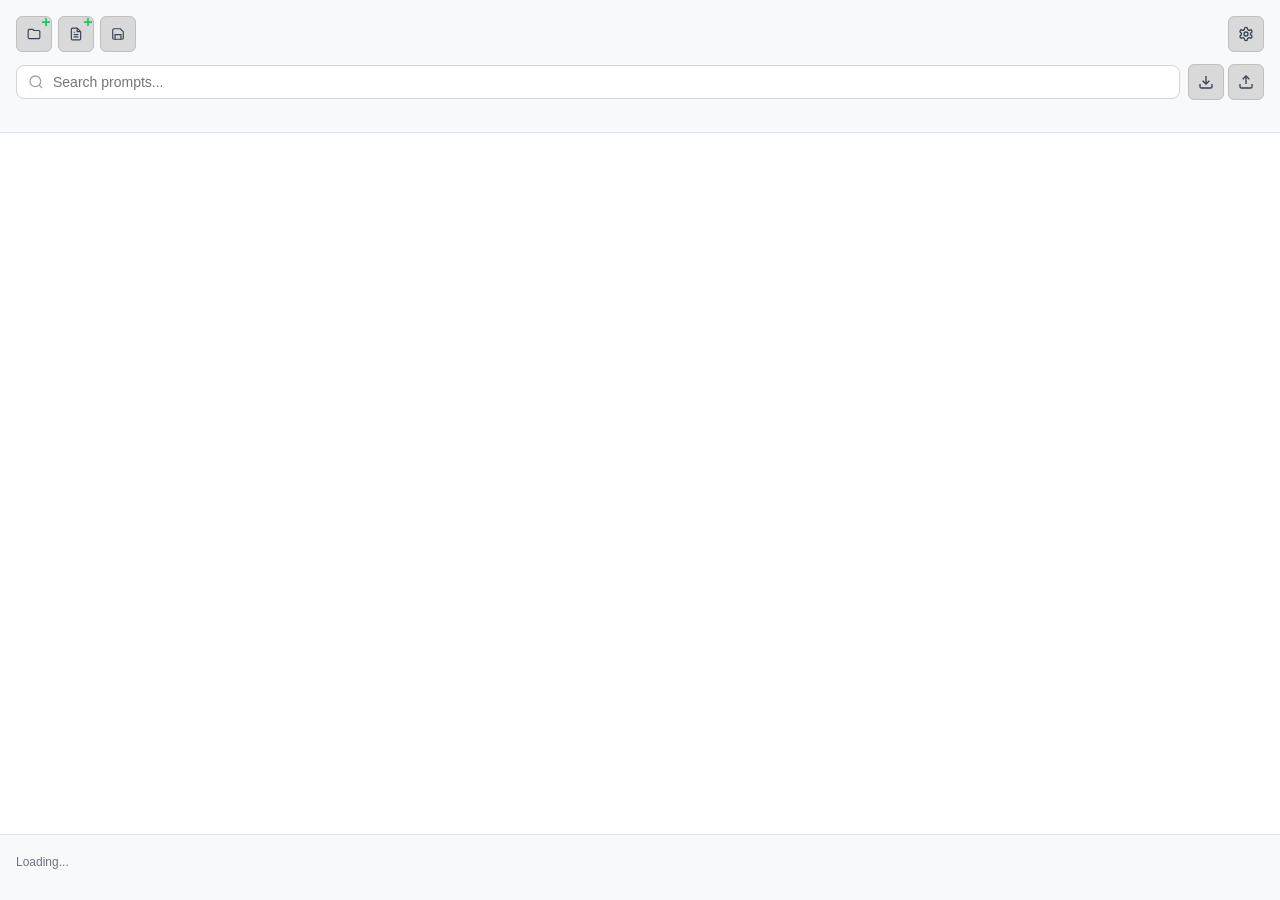
<file: sidepanel/sidepanel.html>
<!DOCTYPE html>
<html lang="en">
<head>
    <meta charset="UTF-8">
    <meta name="viewport" content="width=device-width, initial-scale=1.0">
    <title>Prompt Suite</title>
    <link rel="stylesheet" href="sidepanel.css">
</head>
<body>
    <div id="app">
        <!-- Permission Alert Banner (hidden by default) -->
        <div id="permission-alert" class="permission-alert" style="display: none;">
            <div class="permission-alert-content">
                <div class="permission-icon">🔐</div>
                <div class="permission-text">
                    <div class="permission-title">Site Access Required</div>
                    <div class="permission-subtitle">Grant access once to insert prompts directly into chat windows</div>
                </div>
                <button id="grant-permission-btn" class="permission-grant-btn">Grant Access</button>
                <button id="dismiss-permission-alert" class="permission-dismiss">×</button>
            </div>
        </div>

        <!-- Header -->
        <div class="header">
            <div class="header-content">
                <div class="action-buttons">
                    <button class="action-btn" id="add-folder-btn" title="New Folder">
                        <svg width="16" height="16" viewBox="0 0 24 24" fill="none" stroke="currentColor" stroke-width="2">
                            <path d="M10 4H4c-1.11 0-2 .89-2 2v12c0 1.11.89 2 2 2h16c1.11 0 2-.89 2-2V8c0-1.11-.89-2-2-2h-8l-2-2z"/>
                        </svg>
                        <svg width="10" height="10" viewBox="0 0 24 24" fill="none" stroke="#22c55e" stroke-width="3" style="position: absolute; top: -2px; right: -2px;">
                            <path d="M12 5v14M5 12h14"/>
                        </svg>
                    </button>
                    <button class="action-btn" id="add-prompt-btn" title="New Prompt">
                        <svg width="16" height="16" viewBox="0 0 24 24" fill="none" stroke="currentColor" stroke-width="2">
                            <path d="M14 2H6a2 2 0 0 0-2 2v16a2 2 0 0 0 2 2h12a2 2 0 0 0 2-2V8z"/>
                            <polyline points="14,2 14,8 20,8"/>
                            <line x1="16" y1="13" x2="8" y2="13"/>
                            <line x1="16" y1="17" x2="8" y2="17"/>
                            <polyline points="10,9 9,9 8,9"/>
                        </svg>
                        <svg width="10" height="10" viewBox="0 0 24 24" fill="none" stroke="#22c55e" stroke-width="3" style="position: absolute; top: -2px; right: -2px;">
                            <path d="M12 5v14M5 12h14"/>
                        </svg>
                    </button>
                    <button class="action-btn" id="save-active-btn" title="Save Active">
                        <svg width="16" height="16" viewBox="0 0 24 24" fill="none" stroke="currentColor" stroke-width="2">
                            <path d="M19 21H5a2 2 0 0 1-2-2V5a2 2 0 0 1 2-2h11l5 5v11a2 2 0 0 1-2 2z"/>
                            <polyline points="17,21 17,13 7,13 7,21"/>
                        </svg>
                    </button>
                </div>
                <button class="icon-btn" id="settings-btn" title="Settings">
                    <svg width="16" height="16" viewBox="0 0 24 24" fill="none" stroke="currentColor" stroke-width="2">
                        <path d="M12.22 2h-.44a2 2 0 0 0-2 2v.18a2 2 0 0 1-1 1.73l-.43.25a2 2 0 0 1-2 0l-.15-.08a2 2 0 0 0-2.73.73l-.22.38a2 2 0 0 0 .73 2.73l.15.1a2 2 0 0 1 1 1.72v.51a2 2 0 0 1-1 1.74l-.15.09a2 2 0 0 0-.73 2.73l.22.38a2 2 0 0 0 2.73.73l.15-.08a2 2 0 0 1 2 0l.43.25a2 2 0 0 1 1 1.73V20a2 2 0 0 0 2 2h.44a2 2 0 0 0 2-2v-.18a2 2 0 0 1 1-1.73l.43-.25a2 2 0 0 1 2 0l.15.08a2 2 0 0 0 2.73-.73l.22-.39a2 2 0 0 0-.73-2.73l-.15-.08a2 2 0 0 1-1-1.74v-.5a2 2 0 0 1 1-1.74l.15-.09a2 2 0 0 0 .73-2.73l-.22-.38a2 2 0 0 0-2.73-.73l-.15.08a2 2 0 0 1-2 0l-.43-.25a2 2 0 0 1-1-1.73V4a2 2 0 0 0-2-2z"></path>
                        <circle cx="12" cy="12" r="3"></circle>
                    </svg>
                </button>
            </div>
            
            <!-- Search Bar with Import/Export -->
            <div class="search-row">
                <div class="search-container">
                    <input type="text" id="search-input" placeholder="Search prompts..." class="search-input">
                    <svg class="search-icon" width="16" height="16" viewBox="0 0 24 24" fill="none" stroke="currentColor" stroke-width="2">
                        <circle cx="11" cy="11" r="8"></circle>
                        <path d="m21 21-4.35-4.35"></path>
                    </svg>
                </div>
                <div class="import-export-buttons">
                    <button class="icon-btn" id="export-btn" title="Export library">
                        <svg width="16" height="16" viewBox="0 0 24 24" fill="none" stroke="currentColor" stroke-width="2">
                            <path d="M21 15v4a2 2 0 0 1-2 2H5a2 2 0 0 1-2-2v-4"/>
                            <polyline points="7,10 12,15 17,10"/>
                            <line x1="12" y1="15" x2="12" y2="3"/>
                        </svg>
                    </button>
                    <button class="icon-btn" id="import-btn" title="Import library">
                        <svg width="16" height="16" viewBox="0 0 24 24" fill="none" stroke="currentColor" stroke-width="2">
                            <path d="M21 15v4a2 2 0 0 1-2 2H5a2 2 0 0 1-2-2v-4"/>
                            <polyline points="17,8 12,3 7,8"/>
                            <line x1="12" y1="3" x2="12" y2="15"/>
                        </svg>
                    </button>
                </div>
            </div>
        </div>

        <!-- Content Area -->
        <div class="content">
            <div id="library-content">
                <!-- Content will be dynamically generated -->
            </div>
        </div>

        <!-- Footer -->
        <div class="footer">
            <div class="footer-info">
                <span class="stats" id="stats-text">Loading...</span>
            </div>
        </div>
    </div>

    <!-- Hidden file input for import functionality -->
    <input type="file" id="import-file-input" accept=".json" style="display: none;">

    <!-- Modals -->
    <div class="modal-overlay" id="modal-overlay">
        <!-- Go-To LLM Modal -->
        <div class="modal" id="llm-chooser-modal">
            <div class="modal-content">
                <h3 class="modal-title">Choose Your Go-To LLM</h3>
                <p class="modal-description">When no LLM is currently open, which one should we launch for you?</p>
                
                <div class="llm-options">
                    <button class="llm-option" data-llm="claude">
                        <div class="llm-icon" data-logo="claude">
                            <img alt="Claude" />
                        </div>
                        <div class="llm-info">
                            <div class="llm-name">Claude</div>
                            <div class="llm-url">claude.ai</div>
                        </div>
                    </button>
                    
                    <button class="llm-option" data-llm="chatgpt">
                        <div class="llm-icon" data-logo="chatgpt">
                            <img alt="ChatGPT" />
                        </div>
                        <div class="llm-info">
                            <div class="llm-name">ChatGPT</div>
                            <div class="llm-url">chatgpt.com</div>
                        </div>
                    </button>
                    
                    <button class="llm-option" data-llm="gemini">
                        <div class="llm-icon" data-logo="gemini">
                            <img alt="Gemini" />
                        </div>
                        <div class="llm-info">
                            <div class="llm-name">Gemini</div>
                            <div class="llm-url">gemini.google.com</div>
                        </div>
                    </button>
                    
                    <button class="llm-option" data-llm="perplexity">
                        <div class="llm-icon" data-logo="perplexity">
                            <img alt="Perplexity" />
                        </div>
                        <div class="llm-info">
                            <div class="llm-name">Perplexity</div>
                            <div class="llm-url">perplexity.ai</div>
                        </div>
                    </button>
                </div>
                
                <div class="modal-actions">
                    <button class="modal-button secondary" id="cancel-llm-btn">Cancel</button>
                    <button class="modal-button primary" id="save-llm-btn">Save</button>
                </div>
            </div>
        </div>

        <!-- Save Prompt Modal -->
        <div class="modal" id="save-prompt-modal">
            <div class="modal-content">
                <h3 class="modal-title">Save Prompt</h3>
                
                <form id="save-prompt-form">
                    <div class="form-group">
                        <label for="prompt-title">Title</label>
                        <input type="text" id="prompt-title" class="form-input" required>
                    </div>
                    
                    <div class="form-group">
                        <label for="prompt-folder">Folder</label>
                        <div class="folder-select-container">
                            <select id="prompt-folder" class="form-select">
                                <!-- Options will be dynamically generated -->
                            </select>
                            <button type="button" class="add-folder-inline-btn" id="add-folder-inline-btn" title="Add new folder">
                                <svg width="14" height="14" viewBox="0 0 24 24" fill="none" stroke="currentColor" stroke-width="2">
                                    <path d="M5 12h14M12 5v14"/>
                                </svg>
                            </button>
                        </div>
                        <div id="new-folder-input" class="new-folder-input" style="display: none;">
                            <input type="text" id="new-folder-name" class="form-input" placeholder="Enter folder name" />
                            <div class="folder-buttons">
                                <button type="button" id="save-new-folder-btn" class="modal-button primary">Save</button>
                                <button type="button" id="cancel-new-folder-btn" class="modal-button secondary">Cancel</button>
                            </div>
                        </div>
                    </div>
                    
                    <div class="form-group">
                        <label for="prompt-content">Content</label>
                        <textarea id="prompt-content" class="form-textarea" required></textarea>
                    </div>
                    
                    <div class="modal-actions">
                        <button type="button" class="modal-button secondary" id="cancel-prompt-btn">Cancel</button>
                        <button type="submit" class="modal-button primary">Save Prompt</button>
                    </div>
                </form>
            </div>
        </div>

        <!-- Add Folder Modal -->
        <div class="modal" id="add-folder-modal">
            <div class="modal-content">
                <h3 class="modal-title">Add Folder</h3>
                
                <form id="add-folder-form">
                    <div class="form-group">
                        <label for="folder-name">Folder Name</label>
                        <input type="text" id="folder-name" class="form-input" required>
                    </div>
                    
                    <div class="modal-actions">
                        <button type="button" class="modal-button secondary" id="cancel-folder-btn">Cancel</button>
                        <button type="submit" class="modal-button primary">Add Folder</button>
                    </div>
                </form>
            </div>
        </div>
    </div>

    <script src="sidepanel.js"></script>
</body>
</html>
</file>
<file: sidepanel/sidepanel.css>
/* Reset and base styles */
* {
  margin: 0;
  padding: 0;
  box-sizing: border-box;
}

/* Permission Alert Banner */
.permission-alert {
  background: linear-gradient(135deg, #3b82f6, #2563eb);
  color: white;
  border-bottom: 1px solid rgba(255, 255, 255, 0.2);
  animation: slideDown 0.3s ease-out;
}

.permission-alert-content {
  display: flex;
  align-items: center;
  padding: 12px 16px;
  gap: 12px;
}

.permission-grant-btn {
  background: rgba(255, 255, 255, 0.9);
  color: #2563eb;
  border: none;
  padding: 6px 12px;
  border-radius: 6px;
  font-size: 12px;
  font-weight: 600;
  cursor: pointer;
  transition: all 0.2s ease;
  white-space: nowrap;
}

.permission-grant-btn:hover {
  background: white;
  transform: translateY(-1px);
}

.permission-icon {
  font-size: 18px;
  min-width: 18px;
}

.permission-text {
  flex: 1;
  font-size: 13px;
}

.permission-title {
  font-weight: 600;
  margin-bottom: 2px;
}

.permission-subtitle {
  opacity: 0.9;
  font-size: 12px;
  line-height: 1.3;
}

.permission-dismiss {
  background: none;
  border: none;
  color: white;
  font-size: 18px;
  font-weight: bold;
  cursor: pointer;
  padding: 4px 8px;
  border-radius: 4px;
  opacity: 0.8;
  transition: opacity 0.2s ease;
}

.permission-dismiss:hover {
  opacity: 1;
  background: rgba(255, 255, 255, 0.1);
}

@keyframes slideDown {
  from {
    transform: translateY(-100%);
    opacity: 0;
  }
  to {
    transform: translateY(0);
    opacity: 1;
  }
}

body {
  font-family: -apple-system, BlinkMacSystemFont, 'Segoe UI', 'Roboto', 'Oxygen', 'Ubuntu', 'Cantarell', sans-serif;
  font-size: 14px;
  line-height: 1.5;
  color: #333;
  background: #ffffff;
  height: 100vh;
  overflow: hidden;
}

#app {
  height: 100vh;
  display: flex;
  flex-direction: column;
}

/* Header */
.header {
  background: #f8f9fa;
  border-bottom: 1px solid #e1e5e9;
  padding: 16px;
  flex-shrink: 0;
}

.header-content {
  display: flex;
  align-items: center;
  justify-content: space-between;
  margin-bottom: 12px;
}

.action-buttons {
  display: flex;
  gap: 6px;
  align-items: center;
}

.action-btn {
  padding: 8px;
  border: 1px solid #c0c0c0;
  background: #d9d9d9;
  color: #374151;
  border-radius: 6px;
  font-size: 14px;
  font-weight: 500;
  cursor: pointer;
  transition: background 0.2s ease;
  display: flex;
  align-items: center;
  justify-content: center;
  position: relative;
  width: 36px;
  height: 36px;
}

.action-btn:hover {
  background: #c0c0c0;
}

.action-btn svg {
  width: 14px;
  height: 14px;
  flex-shrink: 0;
}

.icon-btn {
  width: 36px;
  height: 36px;
  border: 1px solid #c0c0c0;
  background: #d9d9d9;
  border-radius: 6px;
  cursor: pointer;
  display: flex;
  align-items: center;
  justify-content: center;
  color: #374151;
  transition: all 0.2s ease;
}

.icon-btn:hover {
  background: #c0c0c0;
}

/* Search Row */
.search-row {
  display: flex;
  align-items: center;
  gap: 8px;
  margin-bottom: 16px;
}

.search-container {
  position: relative;
  flex: 1;
}

.import-export-buttons {
  display: flex;
  gap: 4px;
}

.search-input {
  width: 100%;
  padding: 8px 12px 8px 36px;
  border: 1px solid #d1d5db;
  border-radius: 8px;
  font-size: 14px;
  outline: none;
  transition: border-color 0.2s ease;
}

.search-input:focus {
  border-color: #3b82f6;
  box-shadow: 0 0 0 3px rgba(59, 130, 246, 0.1);
}

.search-icon {
  position: absolute;
  left: 12px;
  top: 50%;
  transform: translateY(-50%);
  color: #9ca3af;
  pointer-events: none;
}

/* Content */
.content {
  flex: 1;
  overflow-y: auto;
  padding: 16px;
}

.empty-state {
  text-align: center;
  color: #6b7280;
  padding: 48px 24px;
  font-style: italic;
}

/* Folder and Prompt Items */
.folder-item {
  margin-bottom: 8px;
  transition: transform 0.2s ease, margin 0.2s ease, opacity 0.2s ease;
}

.folder-container {
  position: relative;
}

.folder-button {
  width: 100%;
  display: flex;
  align-items: center;
  padding: 12px 12px 12px 56px;
  border: none;
  background: transparent;
  border-radius: 8px;
  text-align: left;
  cursor: pointer;
  transition: background 0.2s ease;
  position: relative;
}

.folder-button:hover {
  background: #f3f4f6;
}

.folder-button.selected {
  background: rgba(59, 130, 246, 0.1);
}

.disclosure-triangle {
  width: 12px;
  height: 12px;
  margin-right: 8px;
  color: #6b7280;
  transition: transform 0.15s ease;
}

.disclosure-triangle.expanded {
  transform: rotate(90deg);
}

.folder-icon {
  margin-right: 8px;
  color: #3b82f6;
}

.folder-name {
  flex: 1;
  font-weight: 500;
}

.folder-actions {
  display: flex;
  align-items: center;
  gap: 8px;
  margin-left: auto;
}

.item-count {
  font-size: 12px;
  color: #6b7280;
  min-width: 20px;
  text-align: right;
}

.delete-folder-btn {
  width: 20px;
  height: 20px;
  border: none;
  background: transparent;
  color: #6b7280;
  border-radius: 4px;
  cursor: pointer;
  font-size: 14px;
  display: flex;
  align-items: center;
  justify-content: center;
  opacity: 0;
  transition: all 0.2s ease;
  position: absolute;
  left: 8px;
  top: 50%;
  transform: translateY(-50%);
  z-index: 10;
}

.folder-container:hover .delete-folder-btn {
  opacity: 1;
}

.delete-folder-btn:hover {
  background: #ef4444;
  color: white;
  transform: translateY(-50%) scale(1.1);
}

.folder-contents {
  margin-left: 24px;
  margin-top: 4px;
}

.prompt-item {
  margin-bottom: 4px;
}

.prompt-container {
  position: relative;
}

.prompt-button {
  width: 100%;
  display: flex;
  align-items: center;
  padding: 8px 8px 8px 36px;
  border: none;
  background: transparent;
  border-radius: 8px;
  text-align: left;
  cursor: pointer;
  transition: background 0.2s ease;
  position: relative;
}

.prompt-button:hover {
  background: #f3f4f6;
}

.prompt-info {
  flex: 1;
  min-width: 0;
}

.prompt-title {
  font-weight: 500;
  font-size: 14px;
  margin-bottom: 0;
  white-space: nowrap;
  overflow: hidden;
  text-overflow: ellipsis;
}

.prompt-title-completed {
  font-weight: 500;
  font-size: 14px;
  margin-bottom: 0;
  white-space: nowrap;
  overflow: hidden;
  text-overflow: ellipsis;
  color: #22c55e;
}

.prompt-preview {
  color: #6b7280;
  font-size: 12px;
  white-space: nowrap;
  overflow: hidden;
  text-overflow: ellipsis;
  margin-top: 0;
  line-height: 1.1;
}

.delete-prompt-btn {
  width: 20px;
  height: 20px;
  border: none;
  background: transparent;
  color: #6b7280;
  border-radius: 4px;
  cursor: pointer;
  font-size: 16px;
  display: flex;
  align-items: center;
  justify-content: center;
  opacity: 0;
  transition: all 0.2s ease;
  position: absolute;
  left: 8px;
  top: 50%;
  transform: translateY(-50%);
  z-index: 10;
}

.prompt-container:hover .delete-prompt-btn {
  opacity: 1;
}

.delete-prompt-btn:hover {
  background: #ef4444;
  color: white;
  transform: translateY(-50%) scale(1.1);
}

.edit-prompt-btn,
.schedule-prompt-btn {
  width: 20px;
  height: 20px;
  border: none;
  background: transparent;
  color: #9ca3af;
  border-radius: 4px;
  cursor: pointer;
  font-size: 14px;
  display: flex;
  align-items: center;
  justify-content: center;
  opacity: 1;
  transition: all 0.2s ease;
  position: absolute;
  top: 50%;
  transform: translateY(-50%);
  z-index: 10;
}

.edit-prompt-btn {
  right: 28px;
}

.schedule-prompt-btn {
  right: 8px;
}

/* Remove hover opacity rules - buttons always visible now */

.edit-prompt-btn:hover {
  background: #3b82f6;
  color: white;
  transform: translateY(-50%) scale(1.1);
}

.schedule-prompt-btn:hover {
  background: #f59e0b;
  color: white;
  transform: translateY(-50%) scale(1.1);
}

/* Recently Used */
.recent-section {
  margin-top: 24px;
  padding-top: 16px;
  border-top: 1px solid #e5e7eb;
}

.section-title {
  font-size: 12px;
  font-weight: 600;
  color: #6b7280;
  text-transform: uppercase;
  letter-spacing: 0.5px;
  margin-bottom: 12px;
}

/* New Section */
.new-section {
  margin-top: 24px;
  padding-top: 16px;
  border-top: 1px solid #e5e7eb;
}

.quick-actions {
  display: flex;
  flex-direction: column;
  gap: 8px;
}

.quick-action-btn {
  display: flex;
  align-items: center;
  gap: 8px;
  padding: 8px 12px;
  border: 1px solid #e5e7eb;
  background: white;
  border-radius: 6px;
  cursor: pointer;
  transition: all 0.2s ease;
  font-size: 14px;
  color: #374151;
}

.quick-action-btn:hover {
  background: #f9fafb;
  border-color: #d1d5db;
}

.quick-action-icon {
  font-size: 16px;
}

.quick-action-text {
  font-weight: 500;
}

/* Footer */
.footer {
  background: #f8f9fa;
  border-top: 1px solid #e1e5e9;
  padding: 16px;
  flex-shrink: 0;
}

.footer-info {
  margin-bottom: 12px;
}

.stats {
  font-size: 12px;
  color: #6b7280;
}

.footer-actions {
  display: flex;
  gap: 8px;
}

.footer-btn {
  flex: 1;
  padding: 8px 12px;
  border: none;
  background: #d9d9d9;
  color: #374151;
  border-radius: 6px;
  font-size: 12px;
  font-weight: 500;
  cursor: pointer;
  transition: background 0.2s ease;
}

.footer-btn:hover {
  background: #c0c0c0;
}

/* Modals */
.modal-overlay {
  position: fixed;
  top: 0;
  left: 0;
  width: 100%;
  height: 100%;
  background: rgba(248, 249, 250, 0.95);
  display: none;
  align-items: center;
  justify-content: center;
  z-index: 1000;
}

.modal-overlay.visible {
  display: flex;
}

.modal {
  background: #ffffff;
  border: 1px solid #e1e5e9;
  border-radius: 8px;
  box-shadow: 0 4px 16px rgba(0, 0, 0, 0.1);
  width: 90%;
  max-width: 320px;
  max-height: 80vh;
  overflow: auto;
  display: none;
}

.modal.visible {
  display: block;
}

.modal-content {
  padding: 20px;
}

.modal-title {
  font-size: 16px;
  font-weight: 600;
  margin-bottom: 8px;
  color: #1f2937;
}

.modal-description {
  color: #6b7280;
  font-size: 13px;
  margin-bottom: 20px;
  line-height: 1.4;
}

/* LLM Options */
.llm-options {
  display: flex;
  flex-direction: column;
  gap: 8px;
  margin-bottom: 20px;
}

.llm-option {
  padding: 12px;
  border: 1px solid #e1e5e9;
  border-radius: 8px;
  background: #f8f9fa;
  cursor: pointer;
  display: flex;
  align-items: center;
  gap: 12px;
  transition: all 0.2s ease;
}

.llm-option:hover {
  border-color: #3b82f6;
  background: rgba(59, 130, 246, 0.05);
}

.llm-option.selected {
  border-color: #3b82f6;
  background: rgba(59, 130, 246, 0.1);
}

.llm-icon {
  width: 32px;
  height: 32px;
  border-radius: 6px;
  display: flex;
  align-items: center;
  justify-content: center;
  overflow: hidden;
  background: #e5e7eb;
  flex-shrink: 0;
}

.llm-icon img {
  width: 24px;
  height: 24px;
  object-fit: contain;
}

.llm-info {
  flex: 1;
}

.llm-name {
  font-weight: 500;
  font-size: 14px;
  color: #1f2937;
  margin-bottom: 2px;
}

.llm-url {
  color: #6b7280;
  font-size: 12px;
}

/* Form Elements */
.form-group {
  margin-bottom: 16px;
}

.form-group label {
  display: block;
  font-weight: 500;
  font-size: 13px;
  color: #374151;
  margin-bottom: 6px;
}

.form-input,
.form-select,
.form-textarea {
  width: 100%;
  padding: 8px 12px;
  border: 1px solid #d1d5db;
  border-radius: 6px;
  background: #ffffff;
  color: #1f2937;
  font-size: 14px;
  transition: all 0.2s ease;
}

.form-input:focus,
.form-select:focus,
.form-textarea:focus {
  outline: none;
  border-color: #3b82f6;
  box-shadow: 0 0 0 3px rgba(59, 130, 246, 0.1);
}

.form-textarea {
  resize: vertical;
  min-height: 60px;
}

.folder-select-container {
  display: flex;
  gap: 8px;
  align-items: center;
}

.folder-select-container .form-select {
  flex: 1;
}

.add-folder-inline-btn {
  padding: 8px;
  border: 1px solid #d1d5db;
  border-radius: 6px;
  background: #f9fafb;
  color: #374151;
  cursor: pointer;
  display: flex;
  align-items: center;
  justify-content: center;
  transition: all 0.2s ease;
  flex-shrink: 0;
}

.add-folder-inline-btn:hover {
  background: #f3f4f6;
  border-color: #3b82f6;
}

.add-folder-inline-btn:focus {
  outline: none;
  border-color: #3b82f6;
  box-shadow: 0 0 0 3px rgba(59, 130, 246, 0.1);
}

/* Inline folder creation */
.new-folder-input {
  margin-top: 8px;
  padding: 12px;
  background: #f8f9fa;
  border-radius: 6px;
  border: 1px solid #e5e7eb;
}

.folder-buttons {
  display: flex;
  gap: 8px;
  margin-top: 8px;
}

.folder-buttons .modal-button {
  flex: 1;
  font-size: 12px;
  padding: 6px 12px;
}

/* Delete buttons */
.delete-folder-btn,
.delete-prompt-btn {
  background: none;
  border: none;
  cursor: pointer;
  padding: 4px;
  border-radius: 4px;
  opacity: 0.6;
  transition: all 0.2s ease;
  font-size: 12px;
}

.delete-folder-btn:hover,
.delete-prompt-btn:hover {
  opacity: 1;
  background: rgba(239, 68, 68, 0.1);
}

.folder-actions {
  display: flex;
  align-items: center;
  gap: 8px;
  margin-left: auto;
}

/* Modal Actions */
.modal-actions {
  display: flex;
  gap: 12px;
  justify-content: flex-end;
}

.modal-button {
  padding: 8px 16px;
  border: 1px solid #d1d5db;
  border-radius: 6px;
  font-size: 13px;
  font-weight: 500;
  cursor: pointer;
  transition: all 0.2s ease;
}

.modal-button.primary {
  background: #3b82f6;
  color: white;
  border-color: #3b82f6;
}

.modal-button.primary:hover {
  background: #2563eb;
  border-color: #2563eb;
}

.modal-button.secondary {
  background: #f9fafb;
  color: #374151;
}

.modal-button.secondary:hover {
  background: #f3f4f6;
}

.modal-button:focus {
  outline: none;
  box-shadow: 0 0 0 3px rgba(59, 130, 246, 0.1);
}

/* Drag and Drop */
.prompt-item[draggable] {
  cursor: grab;
}

.prompt-item.dragging {
  opacity: 0.5;
  transform: rotate(2deg);
}

.folder-item.drag-over {
  background: rgba(59, 130, 246, 0.2);
  border-radius: 8px;
  border: 2px dashed #3b82f6;
}

/* Drag and Drop Styles */
.folder-item {
  transition: all 0.2s ease;
}

.folder-item.dragging {
  opacity: 0.8;
  transform: rotate(2deg) scale(1.05);
  box-shadow: 0 12px 30px rgba(0, 0, 0, 0.2);
  z-index: 1000;
  transition: transform 0.1s ease, box-shadow 0.1s ease;
}

.folder-item.repositioning {
  transition: all 0.3s cubic-bezier(0.2, 0, 0.2, 1);
}

.folder-item.drag-placeholder {
  opacity: 0.3;
  background: rgba(59, 130, 246, 0.1);
  border: 2px dashed #3b82f6;
  border-radius: 8px;
}

.folder-item.shifting-up {
  transform: translateY(-40px);
}

.folder-item.shifting-down {
  transform: translateY(40px);
}

.folder-item.preview-position {
  opacity: 0.7;
  background: rgba(34, 197, 94, 0.1);
  border: 2px solid #22c55e;
  border-radius: 8px;
}

.folder-item.drop-target {
  background: rgba(34, 197, 94, 0.1);
  border: 1px dashed #22c55e;
  border-radius: 6px;
}

.drag-handle {
  position: absolute;
  left: 32px;
  top: 50%;
  transform: translateY(-50%);
  cursor: grab;
  padding: 4px;
  border-radius: 3px;
  opacity: 0;
  transition: opacity 0.2s ease;
  z-index: 10;
  pointer-events: auto;
}

.folder-container:hover .drag-handle {
  opacity: 1;
}

.drag-handle:active {
  cursor: grabbing;
}

.drag-handle:hover {
  background: rgba(107, 114, 128, 0.1);
}

/* Drop Position Indicator */
.drop-indicator {
  height: 3px;
  background: #3b82f6;
  margin: 2px 0;
  border-radius: 2px;
  opacity: 0;
  transition: opacity 0.2s ease;
  position: relative;
}

.drop-indicator.visible {
  opacity: 1;
}

.drop-indicator::before {
  content: '';
  position: absolute;
  left: -6px;
  top: -3px;
  width: 9px;
  height: 9px;
  background: #3b82f6;
  border-radius: 50%;
}

.drop-indicator::after {
  content: '';
  position: absolute;
  right: -6px;
  top: -3px;
  width: 9px;
  height: 9px;
  background: #3b82f6;
  border-radius: 50%;
}

/* Scheduled prompts section */
.scheduled-section {
  border-top: 1px solid #e5e7eb;
  padding-top: 16px;
  margin-top: 16px;
}

.scheduled-active {
  border-left: 3px solid #10b981;
}

.scheduled-expired {
  border-left: 3px solid #6b7280;
  opacity: 0.7;
}

.schedule-time {
  font-size: 11px;
  color: #6b7280;
  font-style: italic;
  margin-top: 2px;
}

.scheduled-active .schedule-time {
  color: #059669;
  font-weight: 500;
}

.scheduled-expired .schedule-time {
  color: #9ca3af;
}

.prompt-actions {
  display: flex;
  align-items: center;
  gap: 4px;
}

/* Scheduled prompt specific layout */
.scheduled-prompt-container {
  display: flex;
  align-items: center;
  gap: 8px;
  padding: 12px;
  width: 100%;
}

.scheduled-prompt-info {
  flex: 1;
  min-width: 0;
}

.scheduled-prompt-container .delete-prompt-btn {
  position: static;
  flex-shrink: 0;
  align-self: center;
}

.scheduled-prompt-actions {
  display: flex;
  align-items: center;
  flex-shrink: 0;
}

.scheduled-prompt-actions .edit-prompt-btn {
  position: static;
  margin: 0;
  opacity: 1 !important;
  visibility: visible;
  background: none;
  border: none;
  cursor: pointer;
  padding: 4px;
  border-radius: 4px;
  transition: all 0.2s ease;
}

.scheduled-prompt-actions .edit-prompt-btn:hover {
  background: rgba(107, 114, 128, 0.1);
}

/* Add hover rule for scheduled prompt container */
.scheduled-prompt-container:hover .edit-prompt-btn {
  opacity: 1;
}
</file>
